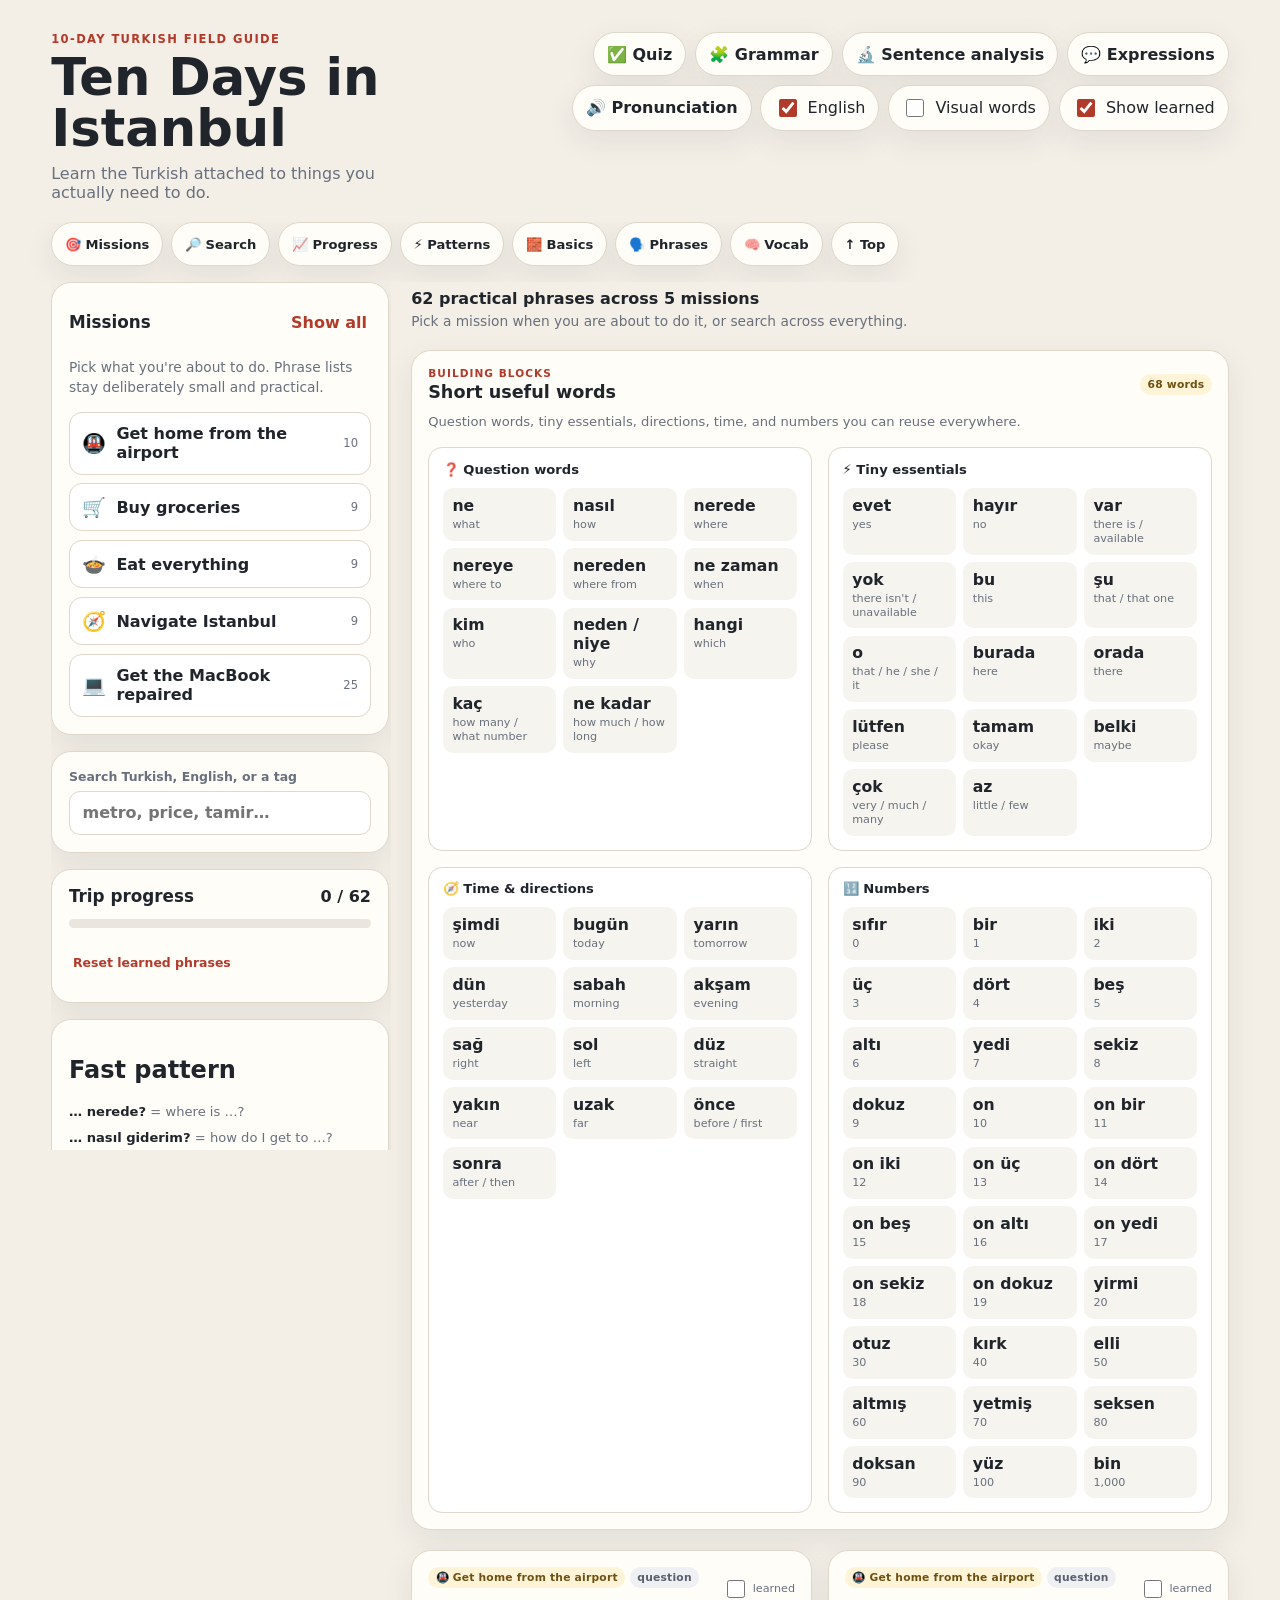
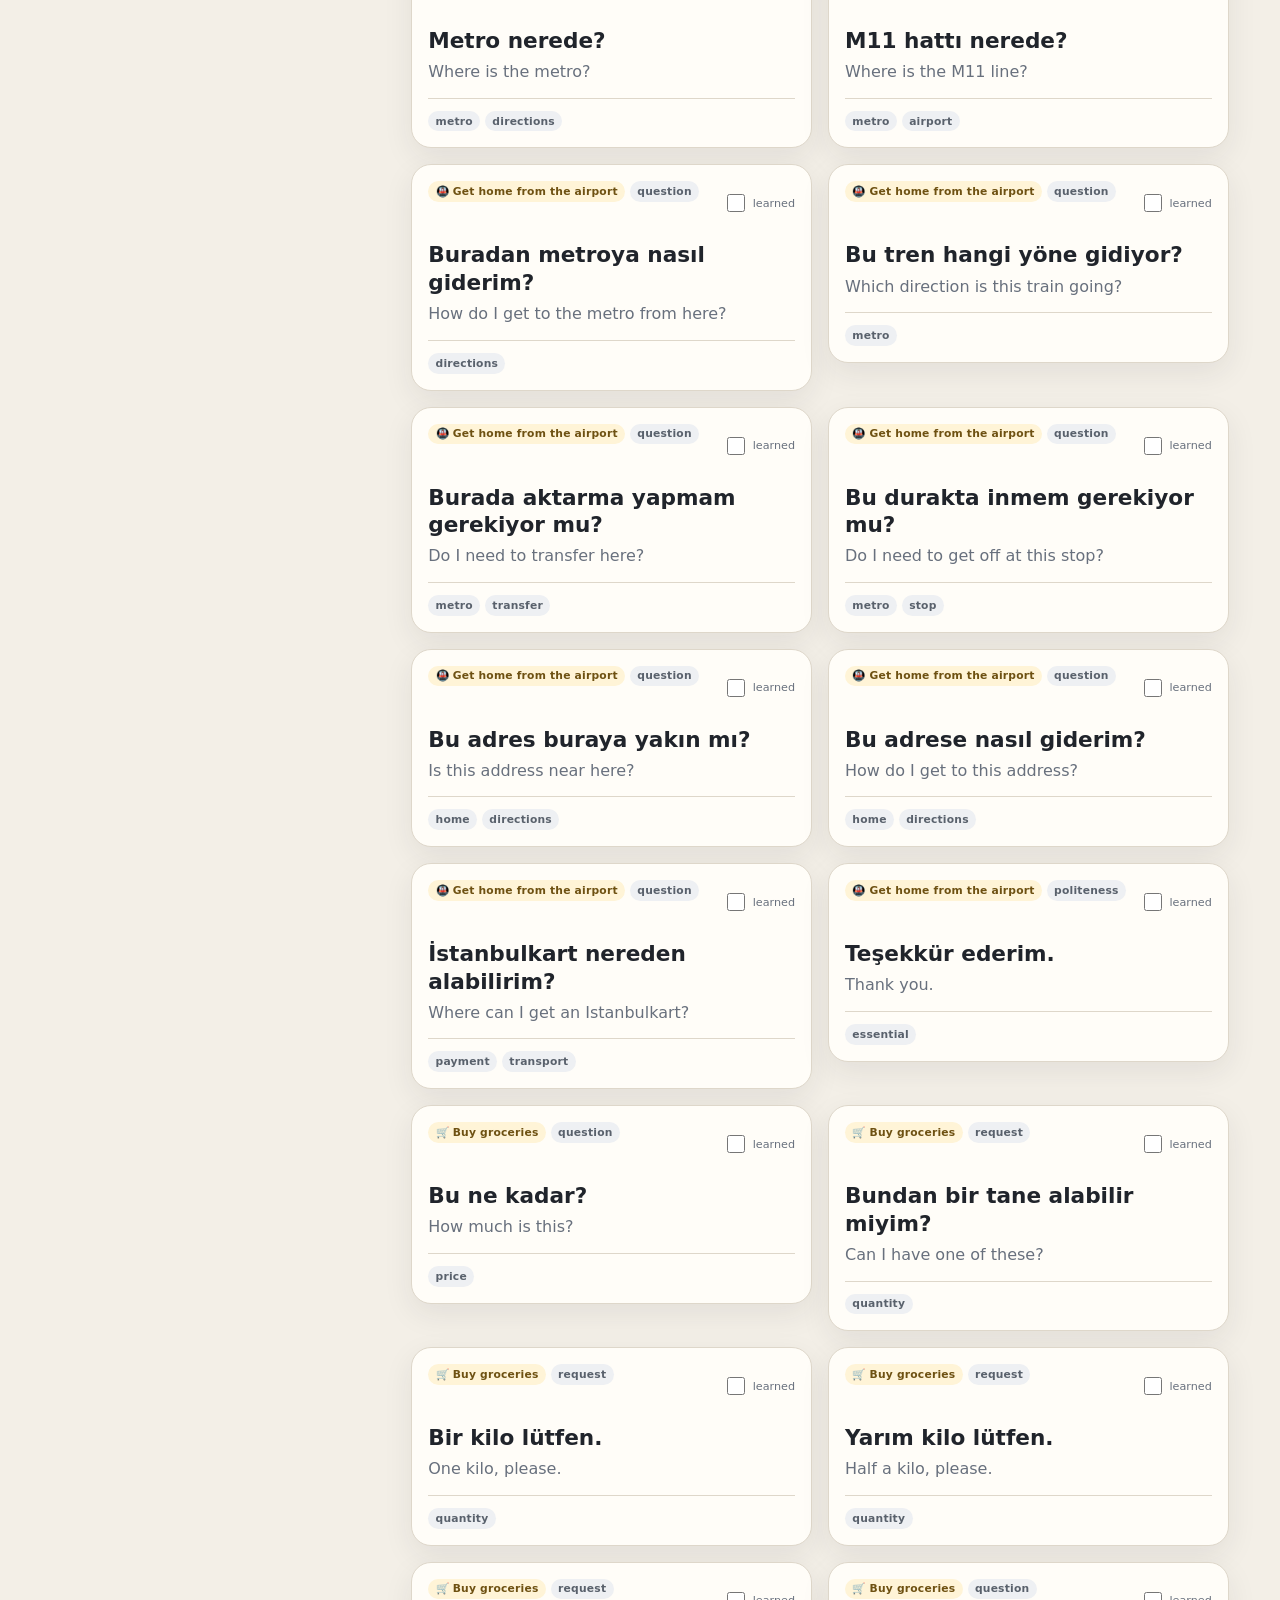
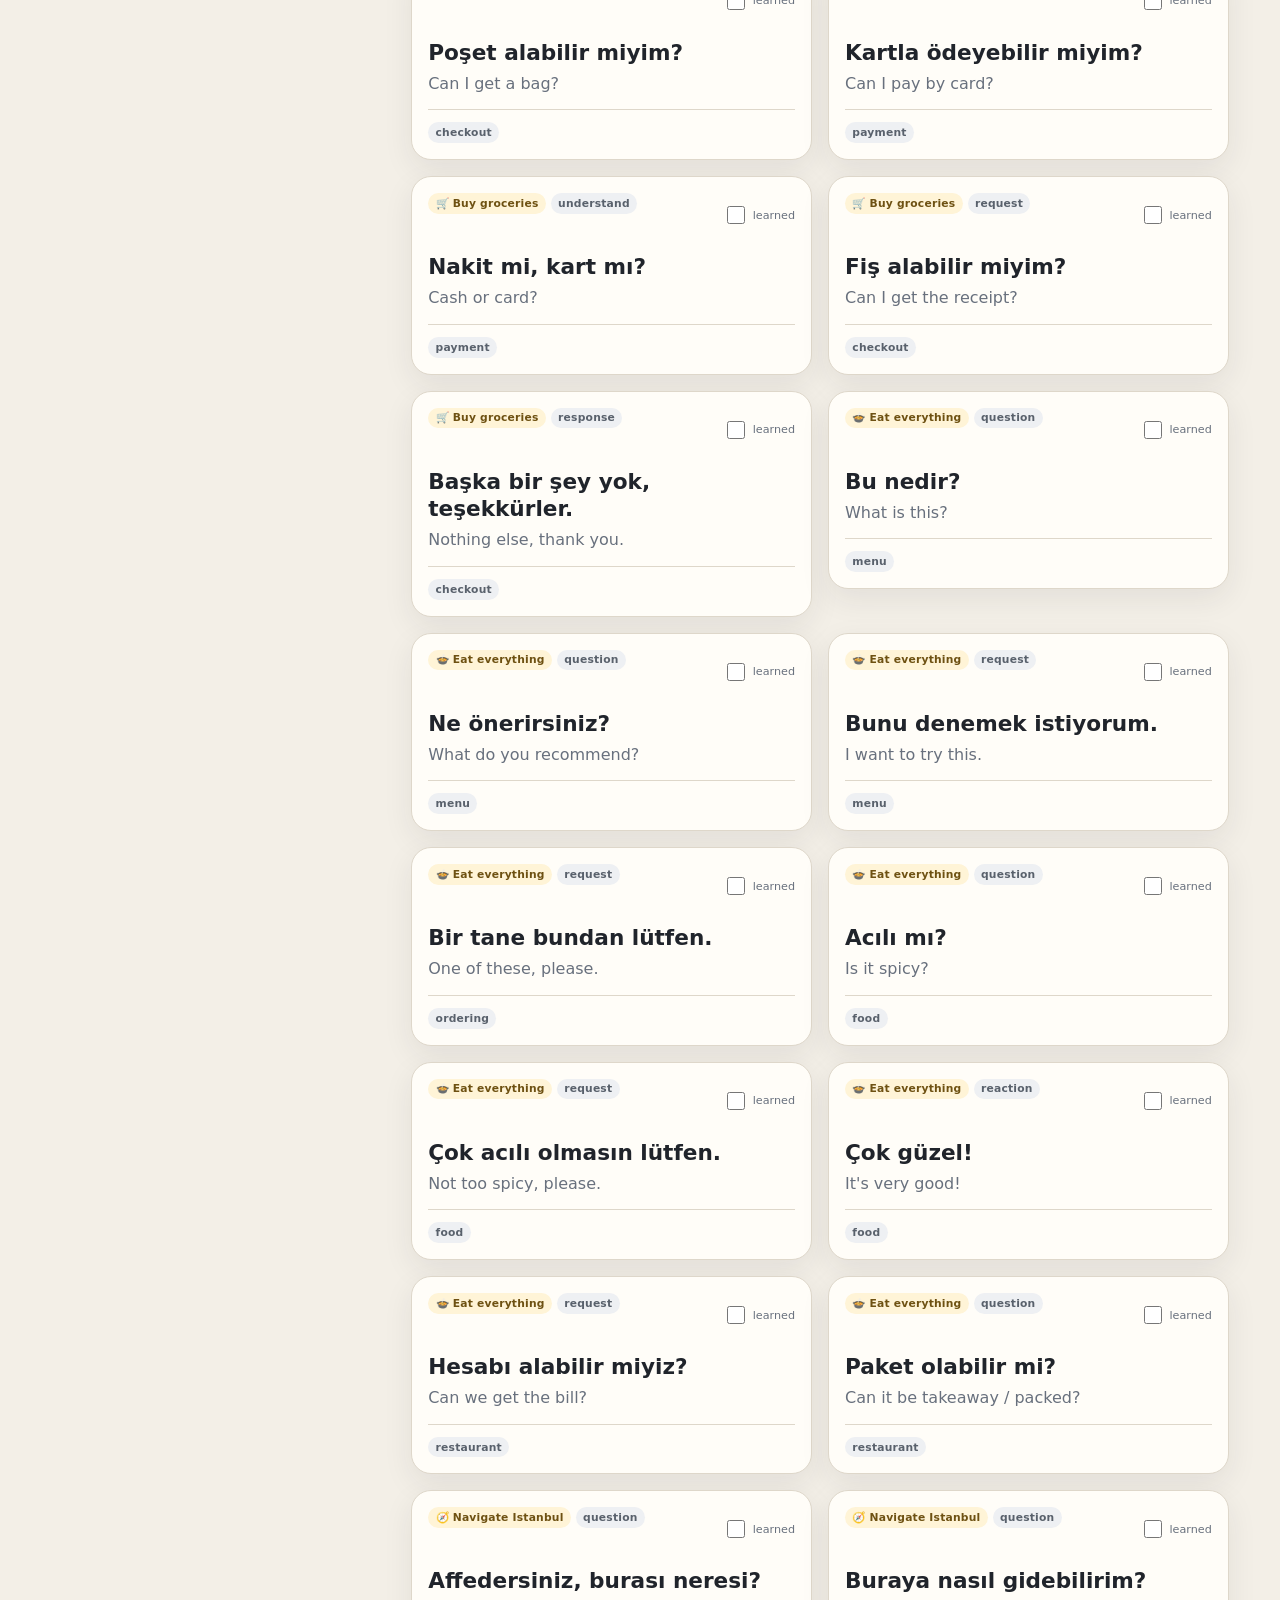
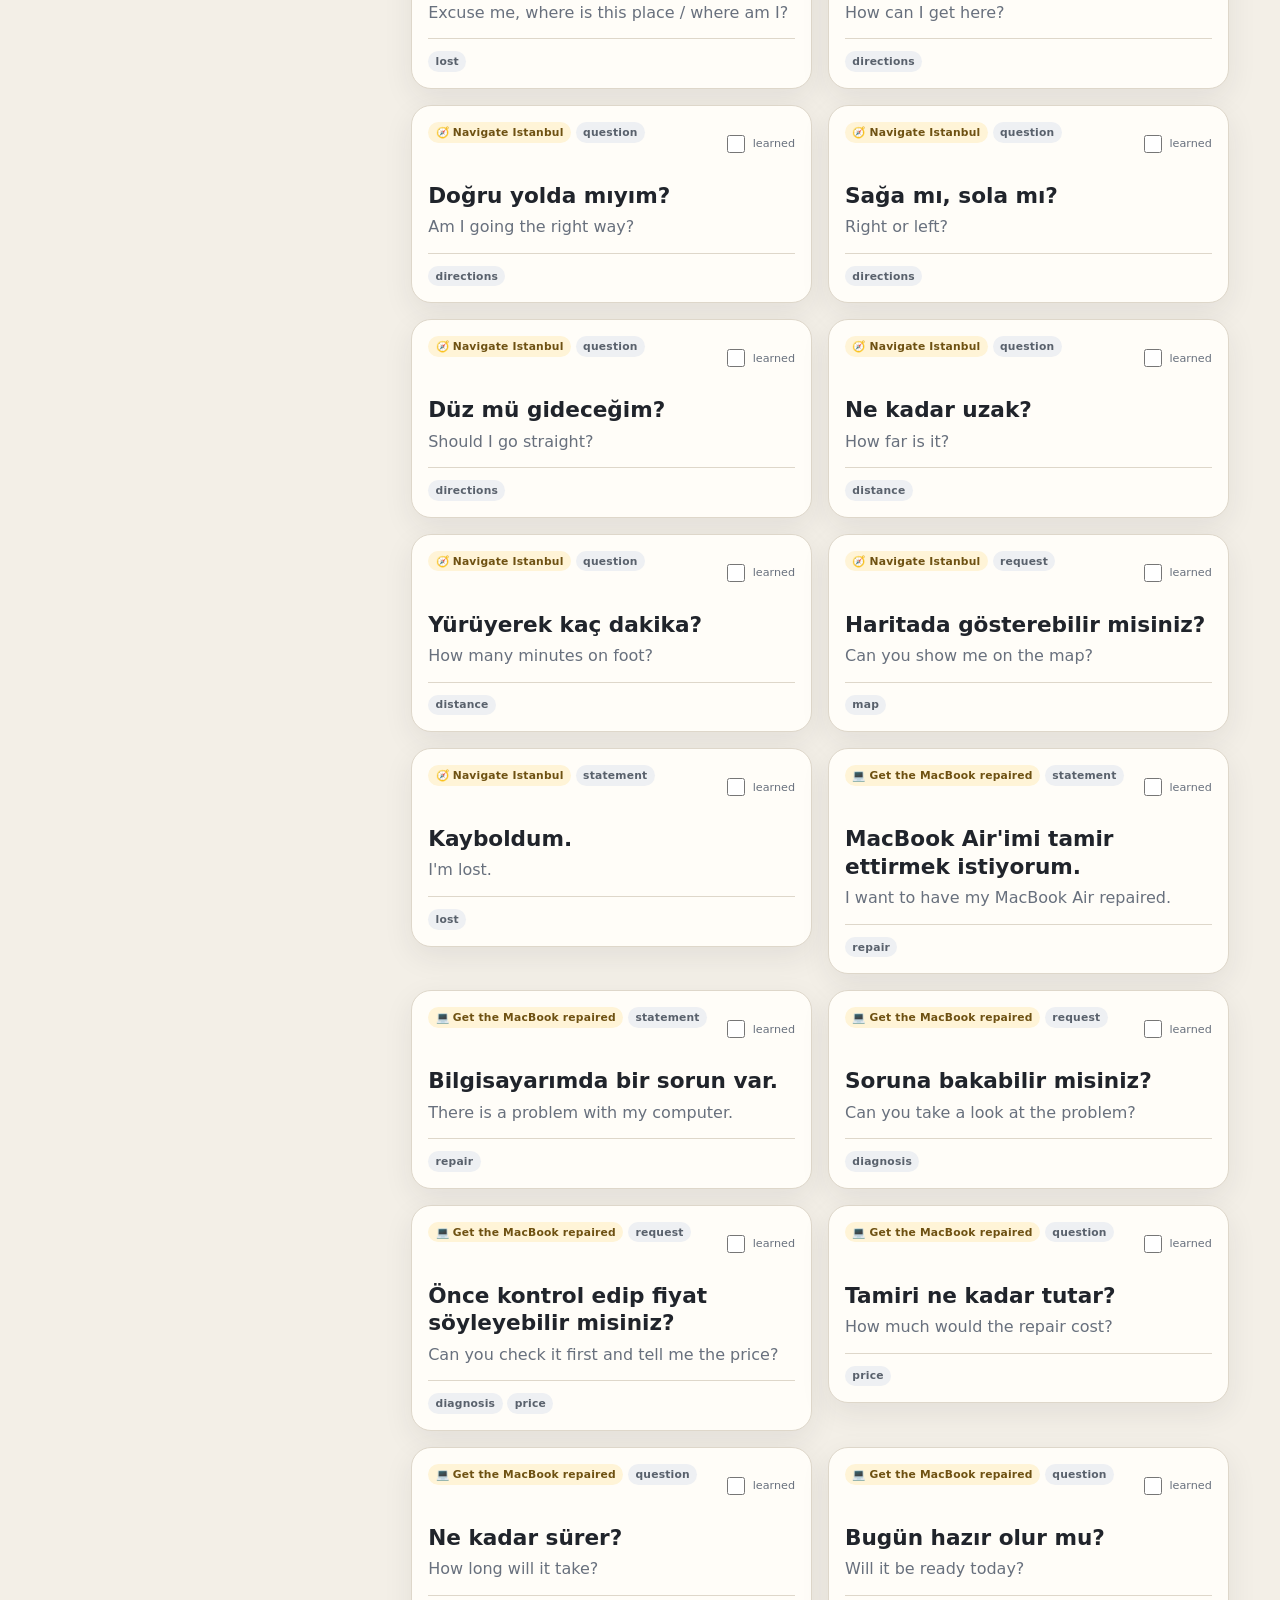
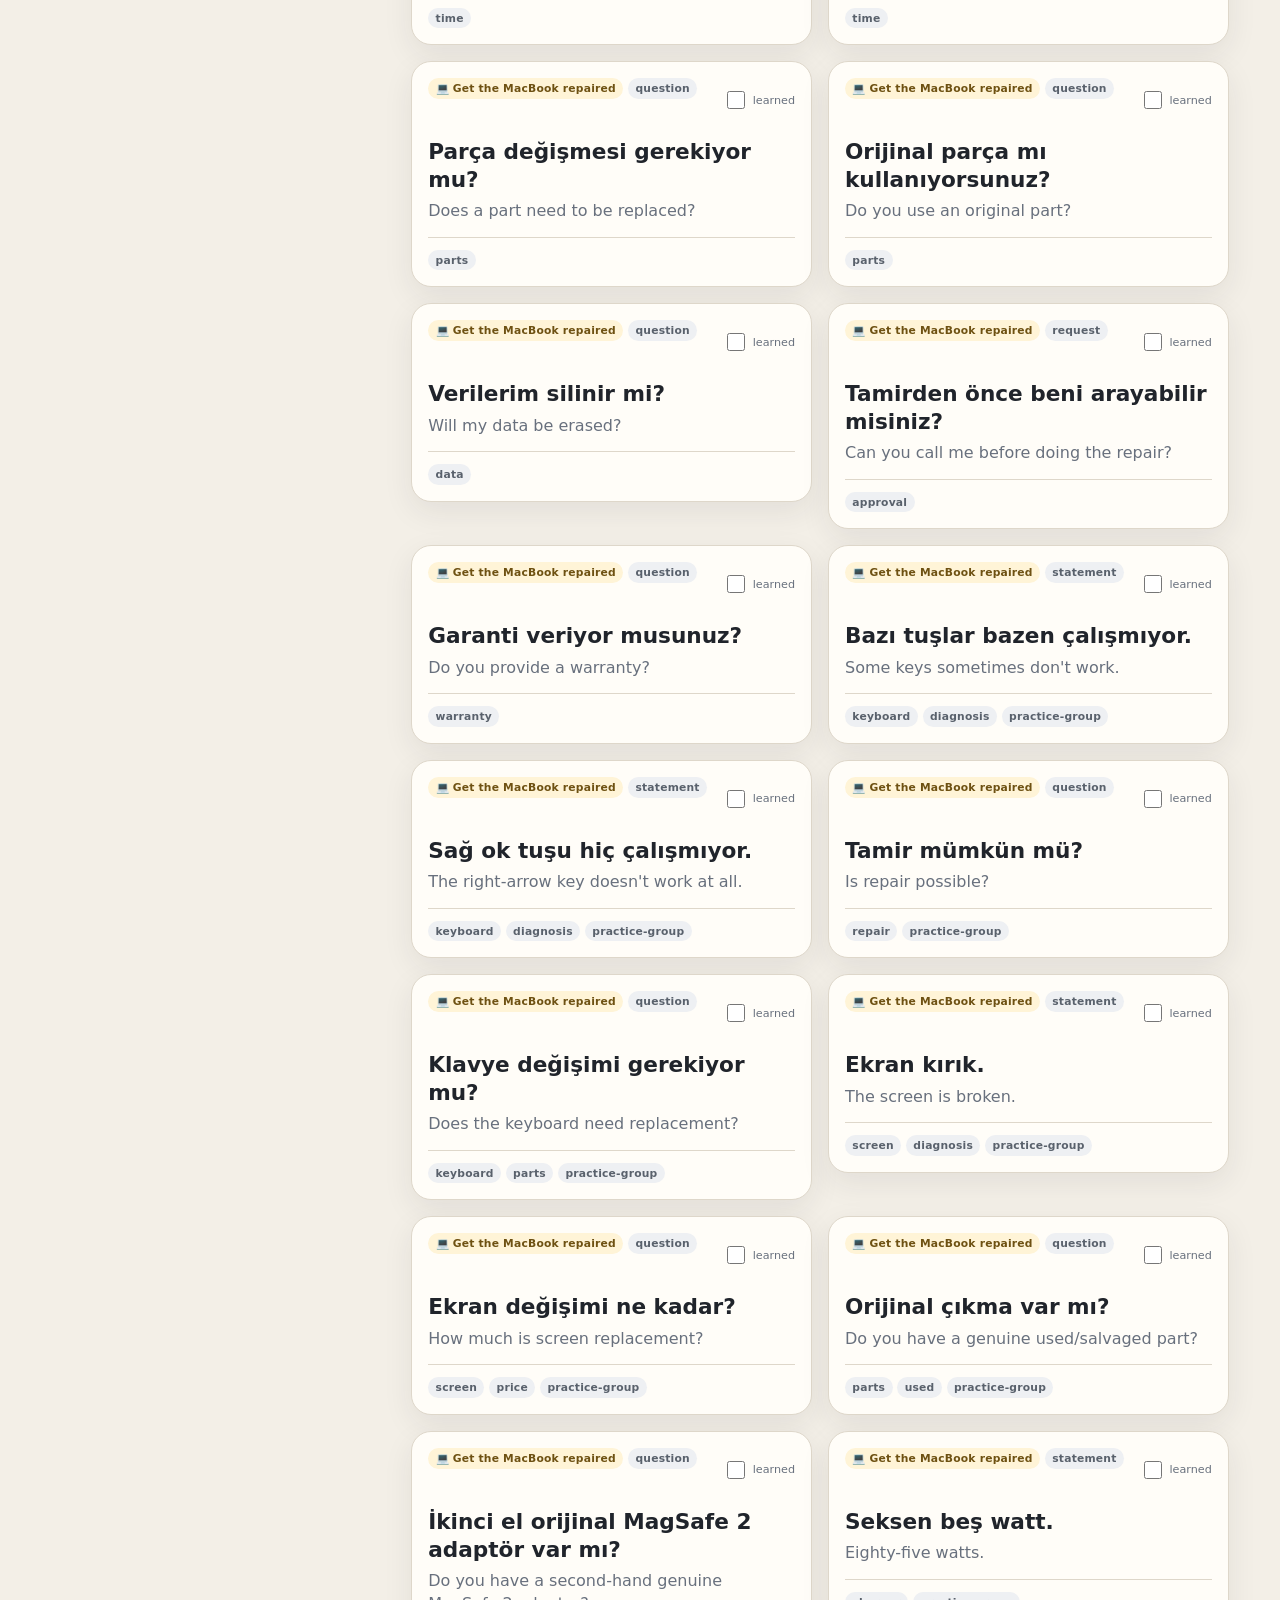
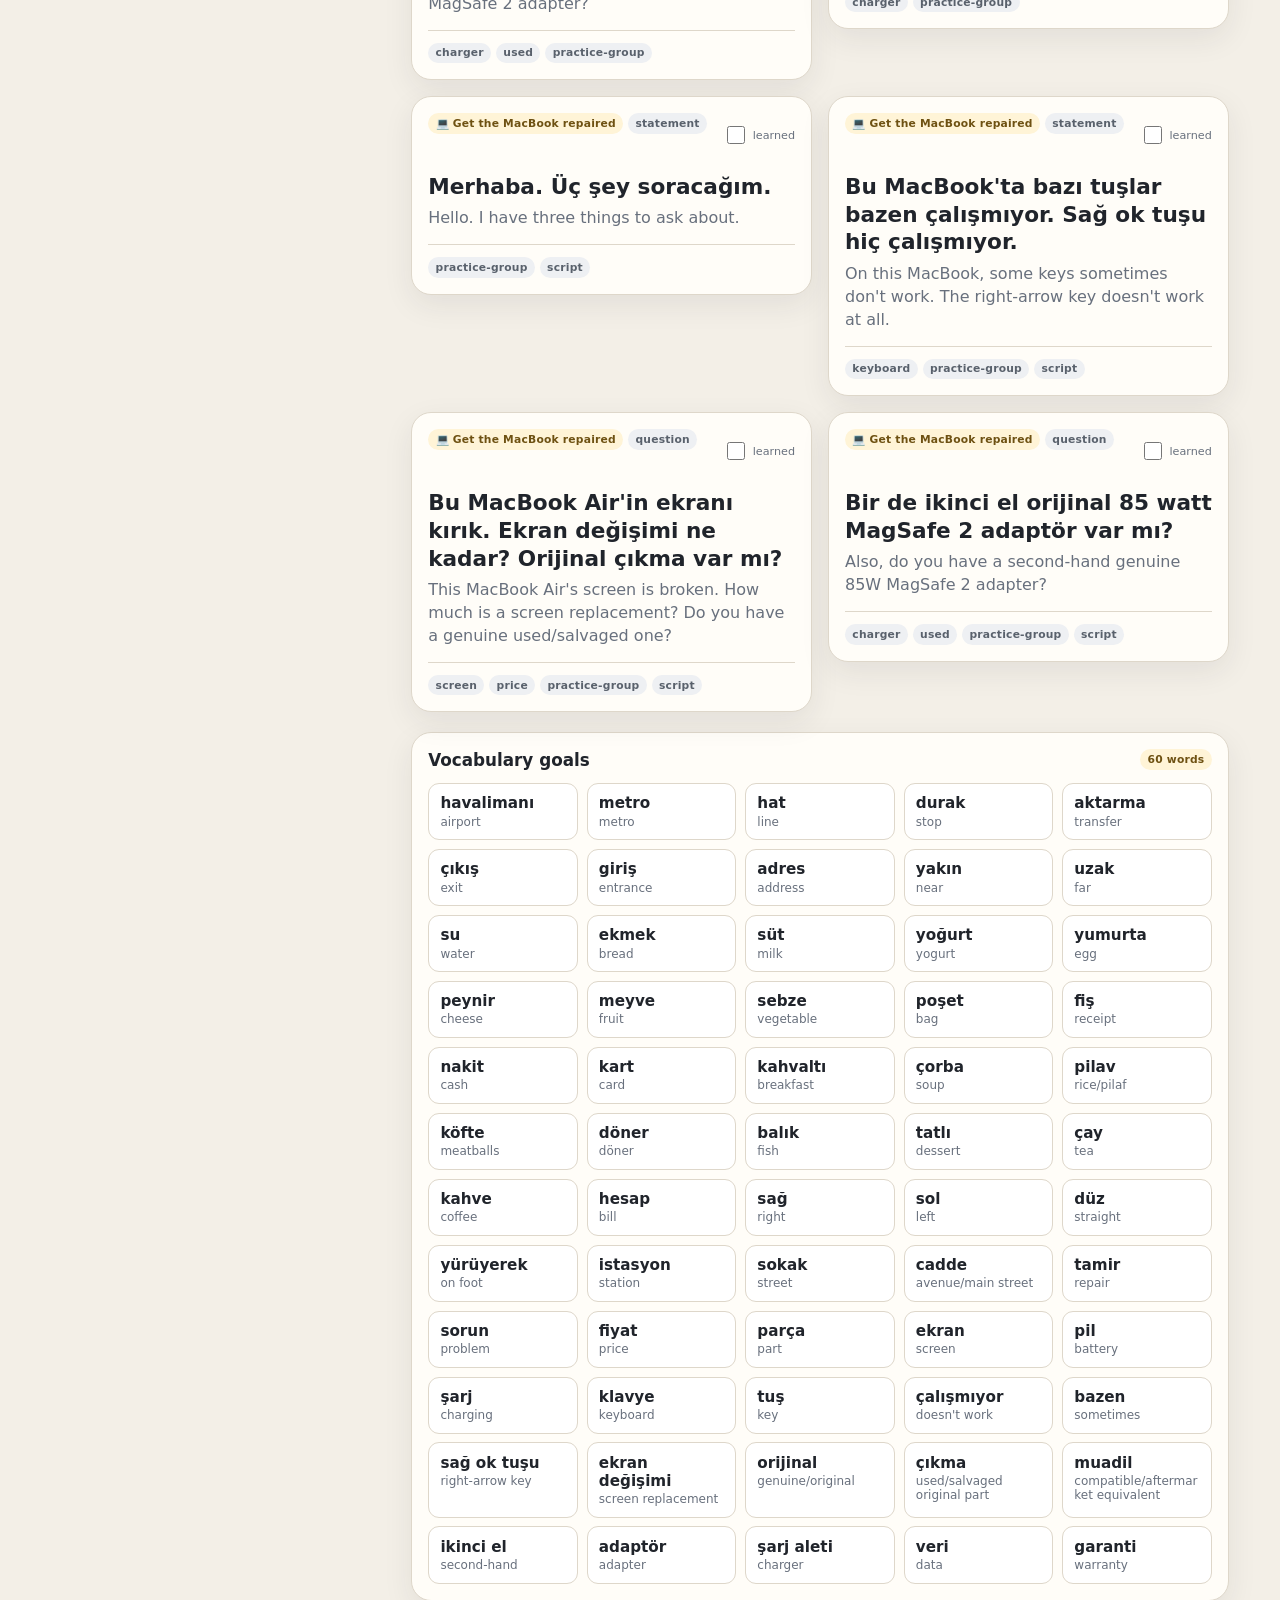
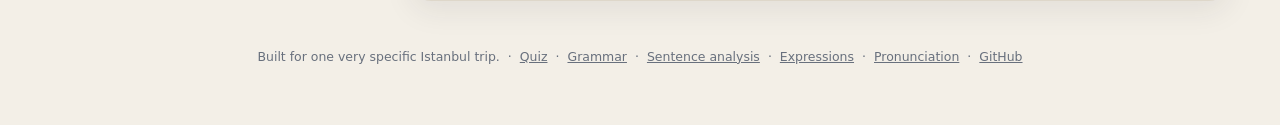
<file: index.html>
<!doctype html>
<html lang="en">
<head>
  <meta charset="utf-8" />
  <meta name="viewport" content="width=device-width, initial-scale=1, viewport-fit=cover" />
  <meta name="theme-color" content="#f3efe7" />
  <title>Ten Days in Istanbul</title>
  <link rel="stylesheet" href="styles.css" />
  <link rel="stylesheet" href="basics.css" />
  <link rel="stylesheet" href="mobile-nav.css" />
</head>
<body>
  <header class="topbar" id="top">
    <div>
      <p class="eyebrow">10-DAY TURKISH FIELD GUIDE</p>
      <h1>Ten Days in Istanbul</h1>
      <p class="subtitle">Learn the Turkish attached to things you actually need to do.</p>
    </div>
    <div class="topbar-actions">
      <a class="toggle" style="color:inherit;text-decoration:none;font-weight:750" href="quiz.html">✅ Quiz</a>
      <a class="toggle" style="color:inherit;text-decoration:none;font-weight:750" href="grammar.html">🧩 Grammar</a>
      <a class="toggle" style="color:inherit;text-decoration:none;font-weight:750" href="analysis.html">🔬 Sentence analysis</a>
      <a class="toggle" style="color:inherit;text-decoration:none;font-weight:750" href="expressions.html">💬 Expressions</a>
      <a class="toggle" style="color:inherit;text-decoration:none;font-weight:750" href="pronunciation.html">🔊 Pronunciation</a>
      <label class="toggle"><input id="translationsToggle" type="checkbox" checked><span>English</span></label>
      <label class="toggle"><input id="visualToggle" type="checkbox"><span>Visual words</span></label>
      <label class="toggle"><input id="learnedToggle" type="checkbox" checked><span>Show learned</span></label>
    </div>
  </header>

  <nav class="jump-nav" aria-label="Jump within phrase guide">
    <a href="#missions">🎯 Missions</a>
    <a href="#searchPanel">🔎 Search</a>
    <a href="#progressPanel">📈 Progress</a>
    <a href="#patternPanel">⚡ Patterns</a>
    <a href="#basicsSection">🧱 Basics</a>
    <a href="#phrases">🗣️ Phrases</a>
    <a href="#vocabSection">🧠 Vocab</a>
    <a href="#top">↑ Top</a>
  </nav>

  <main>
    <aside class="control-stack" id="missions">
      <section class="panel controls">
        <div class="control-head">
          <h2>Missions</h2>
          <button id="showAll" class="text-button" type="button">Show all</button>
        </div>
        <p class="filter-help">Pick what you're about to do. Phrase lists stay deliberately small and practical.</p>
        <div id="missionFilters" class="mission-list"></div>
      </section>

      <section class="panel controls" id="searchPanel">
        <label class="search-field" for="search">
          <span>Search Turkish, English, or a tag</span>
          <input id="search" type="search" placeholder="metro, price, tamir…" autocomplete="off" />
        </label>
      </section>

      <section class="panel controls progress-panel" id="progressPanel">
        <div class="control-head"><h2>Trip progress</h2><strong id="progressText">0 / 0</strong></div>
        <div class="progress-track"><div id="progressBar" class="progress-bar"></div></div>
        <button id="resetProgress" class="text-button danger" type="button">Reset learned phrases</button>
      </section>

      <section class="panel controls tip-panel" id="patternPanel">
        <h2>Fast pattern</h2>
        <p><strong>… nerede?</strong> = where is …?</p>
        <p><strong>… nasıl giderim?</strong> = how do I get to …?</p>
        <p><strong>… alabilir miyim?</strong> = can I get …?</p>
        <p><strong>Ne kadar?</strong> = how much?</p>
      </section>
    </aside>

    <section class="study-area">
      <div class="study-toolbar">
        <div>
          <p id="summary" class="summary"></p>
          <p id="missionGoal" class="goal"></p>
        </div>
      </div>

      <section id="basicsSection" class="panel basics-panel">
        <div class="control-head">
          <div>
            <p class="section-kicker">BUILDING BLOCKS</p>
            <h2>Short useful words</h2>
          </div>
          <span id="basicsCount" class="badge"></span>
        </div>
        <p class="basics-help">Question words, tiny essentials, directions, time, and numbers you can reuse everywhere.</p>
        <div id="basicsGroups" class="basics-groups"></div>
      </section>

      <div id="phrases" aria-hidden="true"></div>
      <div id="emptyState" class="empty" hidden>No phrases match this view.</div>
      <div id="phraseGrid" class="phrase-grid"></div>

      <section id="vocabSection" class="panel vocab-panel">
        <div class="control-head"><h2>Vocabulary goals</h2><span id="vocabCount" class="badge"></span></div>
        <div id="vocabGrid" class="vocab-grid"></div>
      </section>
    </section>
  </main>

  <footer class="site-footer">
    <span>Built for one very specific Istanbul trip.</span>
    <span aria-hidden="true">·</span>
    <a href="quiz.html">Quiz</a>
    <span aria-hidden="true">·</span>
    <a href="grammar.html">Grammar</a>
    <span aria-hidden="true">·</span>
    <a href="analysis.html">Sentence analysis</a>
    <span aria-hidden="true">·</span>
    <a href="expressions.html">Expressions</a>
    <span aria-hidden="true">·</span>
    <a href="pronunciation.html">Pronunciation</a>
    <span aria-hidden="true">·</span>
    <a href="https://github.com/aeirya/ten-days-in-istanbul">GitHub</a>
  </footer>

  <nav class="mobile-tabbar" aria-label="Site navigation">
    <a href="index.html" aria-current="page"><span class="tab-icon">🗣️</span><span>Phrases</span></a>
    <a href="expressions.html"><span class="tab-icon">💬</span><span>Expressions</span></a>
    <a href="quiz.html"><span class="tab-icon">✅</span><span>Quiz</span></a>
    <a href="grammar.html"><span class="tab-icon">🧩</span><span>Grammar</span></a>
    <a href="pronunciation.html"><span class="tab-icon">🔊</span><span>Sounds</span></a>
  </nav>

  <template id="phraseTemplate">
    <article class="phrase-card">
      <div class="phrase-head">
        <div class="badges"></div>
        <label class="learned-control"><input type="checkbox"><span>learned</span></label>
      </div>
      <p class="turkish"></p>
      <p class="english"></p>
      <div class="phrase-footer"></div>
    </article>
  </template>

  <script src="app.js" defer></script>
</body>
</html>
</file>
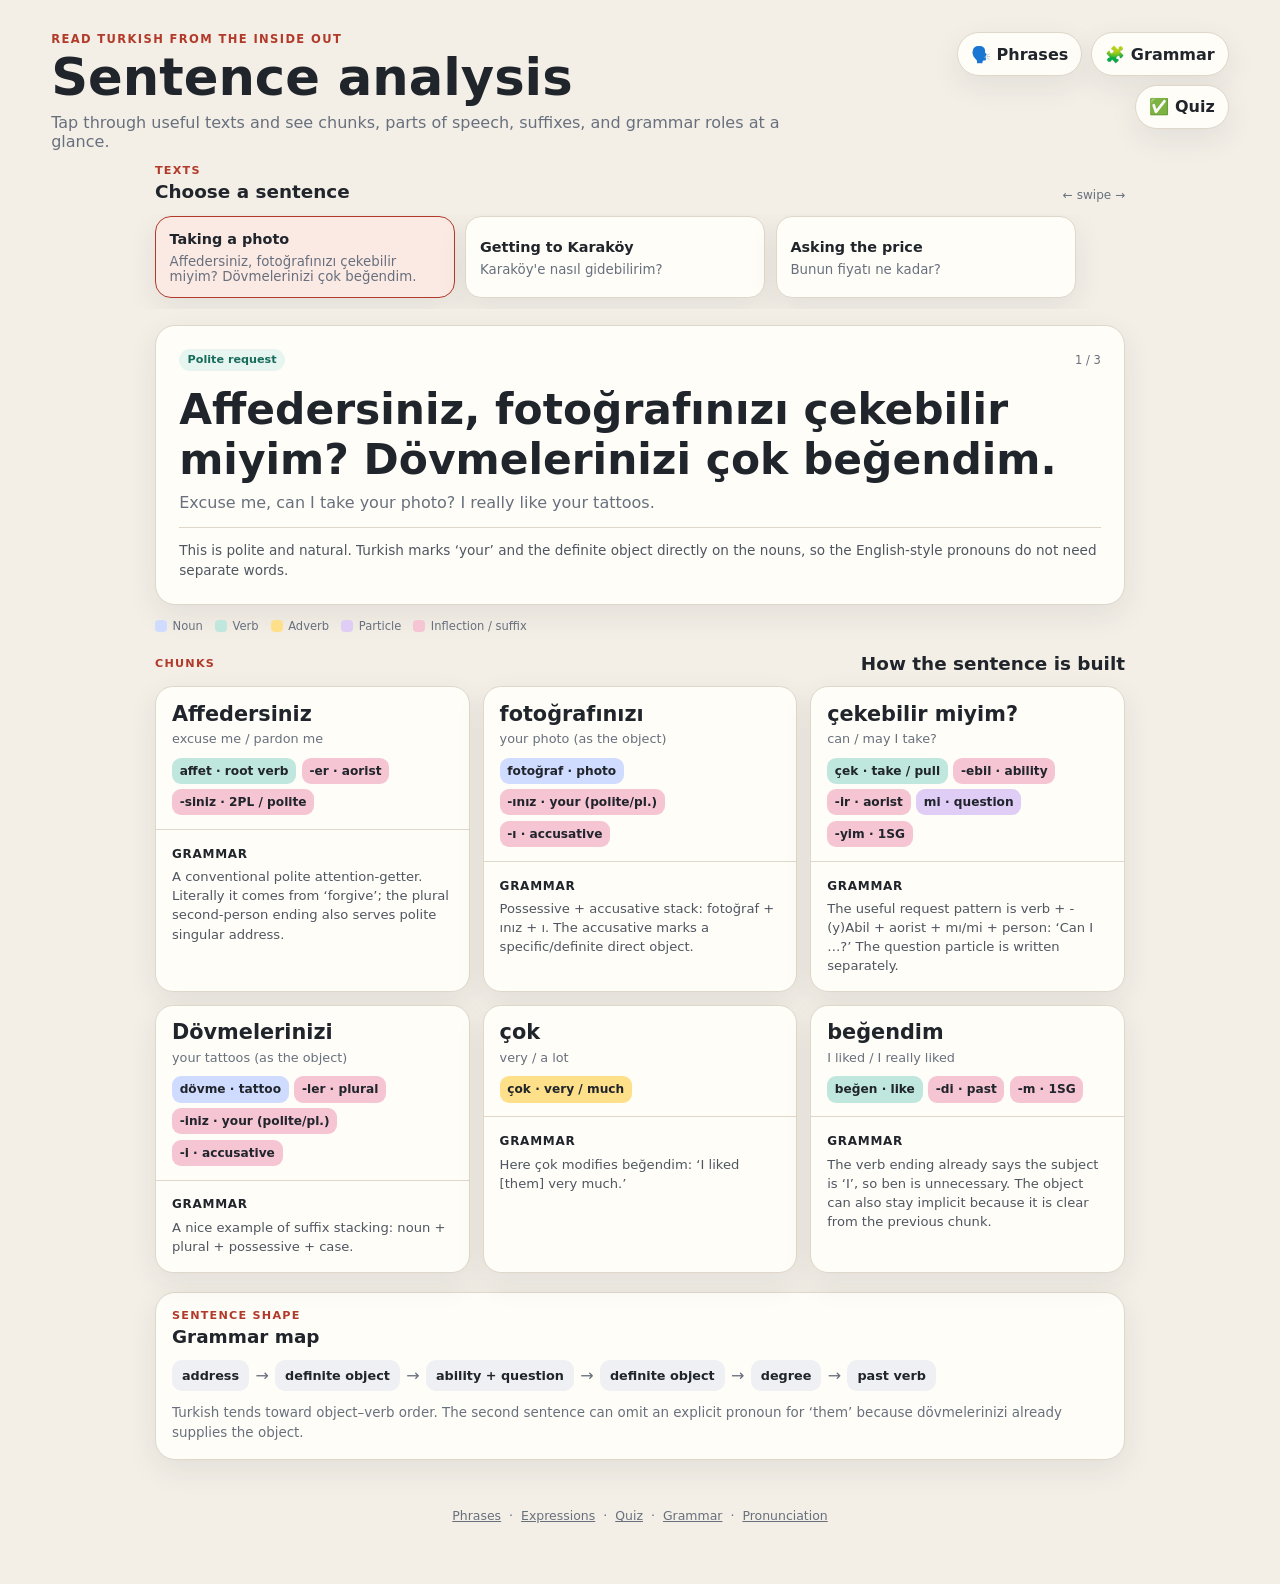
<file: analysis.html>
<!doctype html>
<html lang="en">
<head>
  <meta charset="utf-8" />
  <meta name="viewport" content="width=device-width, initial-scale=1, viewport-fit=cover" />
  <meta name="theme-color" content="#f3efe7" />
  <title>Sentence Analysis · Ten Days in Istanbul</title>
  <link rel="stylesheet" href="styles.css" />
  <link rel="stylesheet" href="analysis.css" />
</head>
<body>
  <header class="topbar analysis-topbar" id="top">
    <div>
      <p class="eyebrow">READ TURKISH FROM THE INSIDE OUT</p>
      <h1>Sentence analysis</h1>
      <p class="subtitle">Tap through useful texts and see chunks, parts of speech, suffixes, and grammar roles at a glance.</p>
    </div>
    <div class="topbar-actions">
      <a class="toggle nav-pill" href="index.html">🗣️ Phrases</a>
      <a class="toggle nav-pill" href="grammar.html">🧩 Grammar</a>
      <a class="toggle nav-pill" href="quiz.html">✅ Quiz</a>
    </div>
  </header>

  <main class="analysis-main">
    <section class="text-picker-wrap" aria-labelledby="pickerTitle">
      <div class="picker-head">
        <div>
          <p class="section-kicker">TEXTS</p>
          <h2 id="pickerTitle">Choose a sentence</h2>
        </div>
        <span class="swipe-hint">← swipe →</span>
      </div>
      <div id="textPicker" class="text-picker" role="tablist" aria-label="Sentence examples"></div>
    </section>

    <section class="panel sentence-panel">
      <div class="sentence-meta">
        <span id="contextBadge" class="context-badge"></span>
        <span id="sentenceCount" class="sentence-count"></span>
      </div>
      <p id="turkishSentence" class="sentence-turkish"></p>
      <p id="englishSentence" class="sentence-english"></p>
      <p id="naturalNote" class="natural-note"></p>
    </section>

    <section class="legend" aria-label="Color legend">
      <span><i class="swatch pos-noun"></i>Noun</span>
      <span><i class="swatch pos-verb"></i>Verb</span>
      <span><i class="swatch pos-adverb"></i>Adverb</span>
      <span><i class="swatch pos-particle"></i>Particle</span>
      <span><i class="swatch grammar-suffix"></i>Inflection / suffix</span>
    </section>

    <section>
      <div class="section-heading">
        <p class="section-kicker">CHUNKS</p>
        <h2>How the sentence is built</h2>
      </div>
      <div id="chunkGrid" class="chunk-grid"></div>
    </section>

    <section class="panel structure-panel">
      <div class="section-heading compact">
        <p class="section-kicker">SENTENCE SHAPE</p>
        <h2>Grammar map</h2>
      </div>
      <div id="structureLine" class="structure-line"></div>
      <p id="structureNote" class="structure-note"></p>
    </section>
  </main>

  <footer class="site-footer analysis-footer">
    <a href="index.html">Phrases</a><span>·</span>
    <a href="expressions.html">Expressions</a><span>·</span>
    <a href="quiz.html">Quiz</a><span>·</span>
    <a href="grammar.html">Grammar</a><span>·</span>
    <a href="pronunciation.html">Pronunciation</a>
  </footer>

  <script src="analysis.js" defer></script>
</body>
</html>
</file>
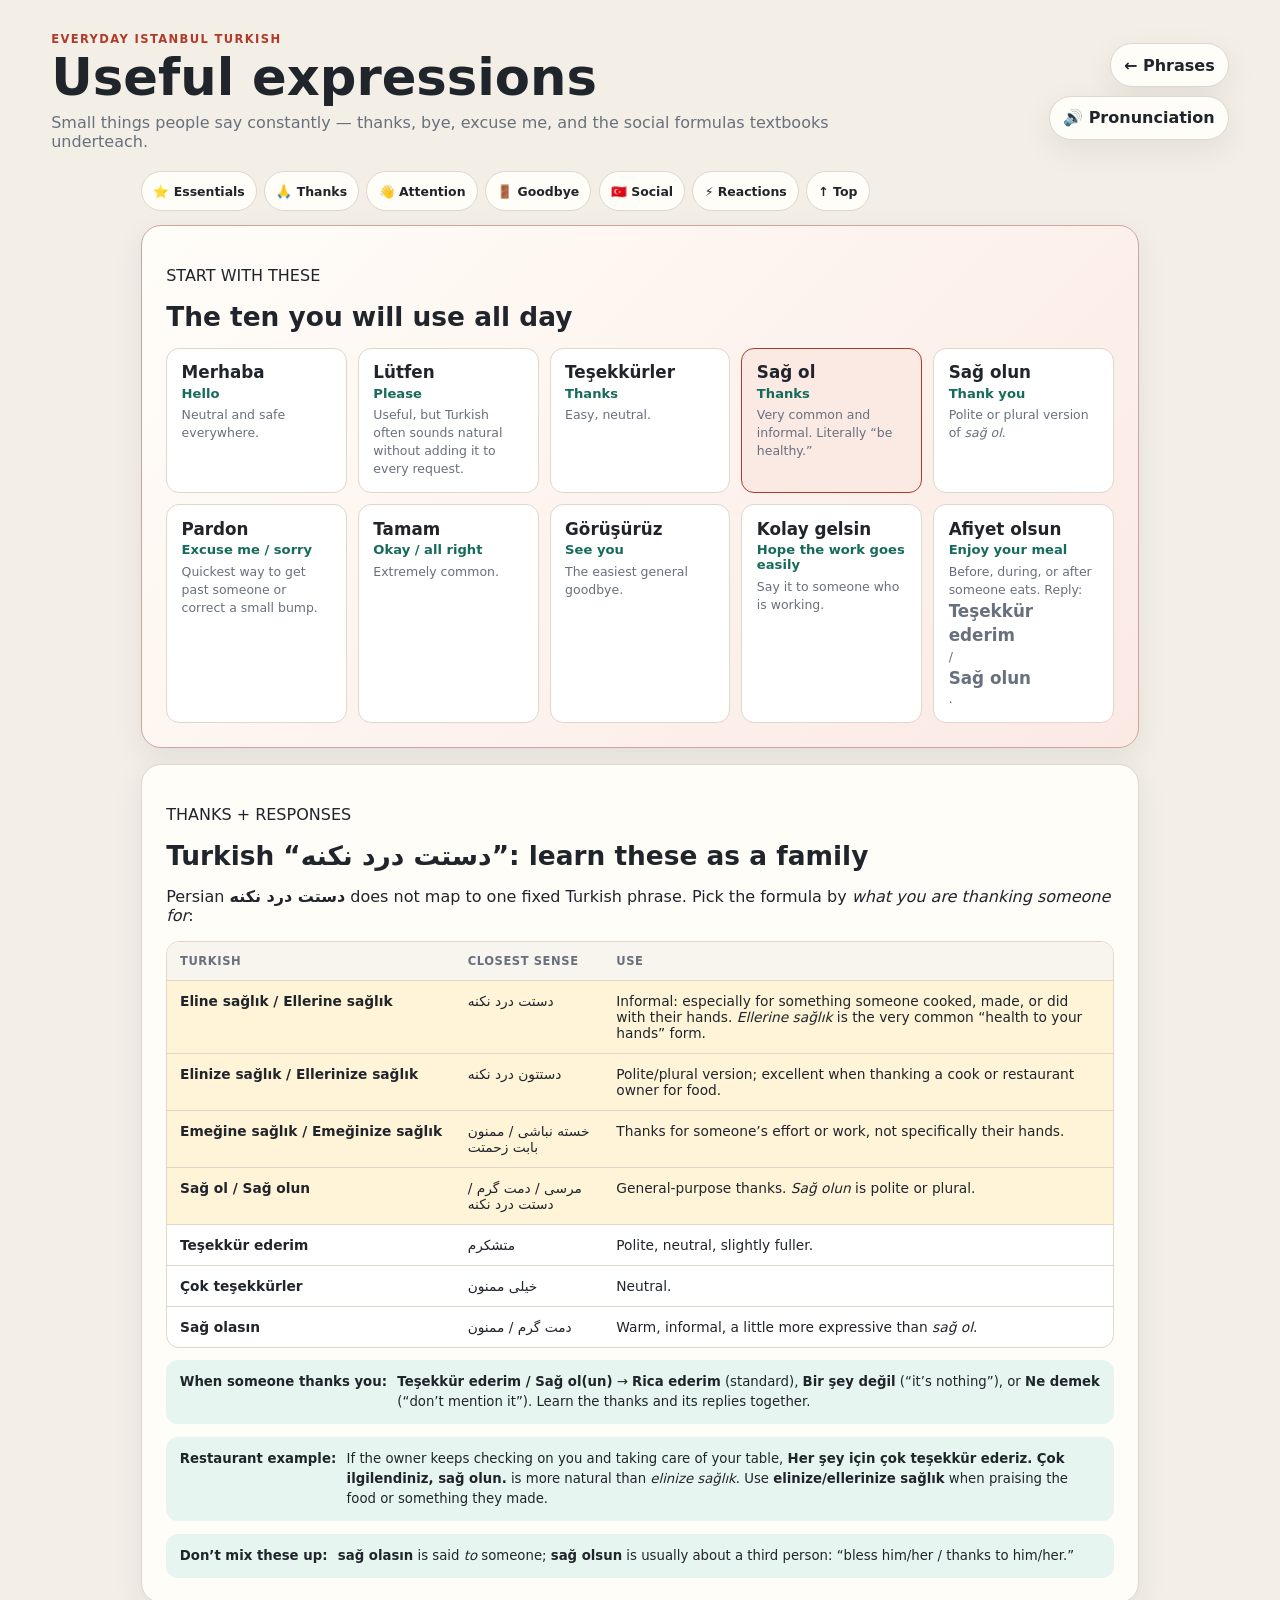
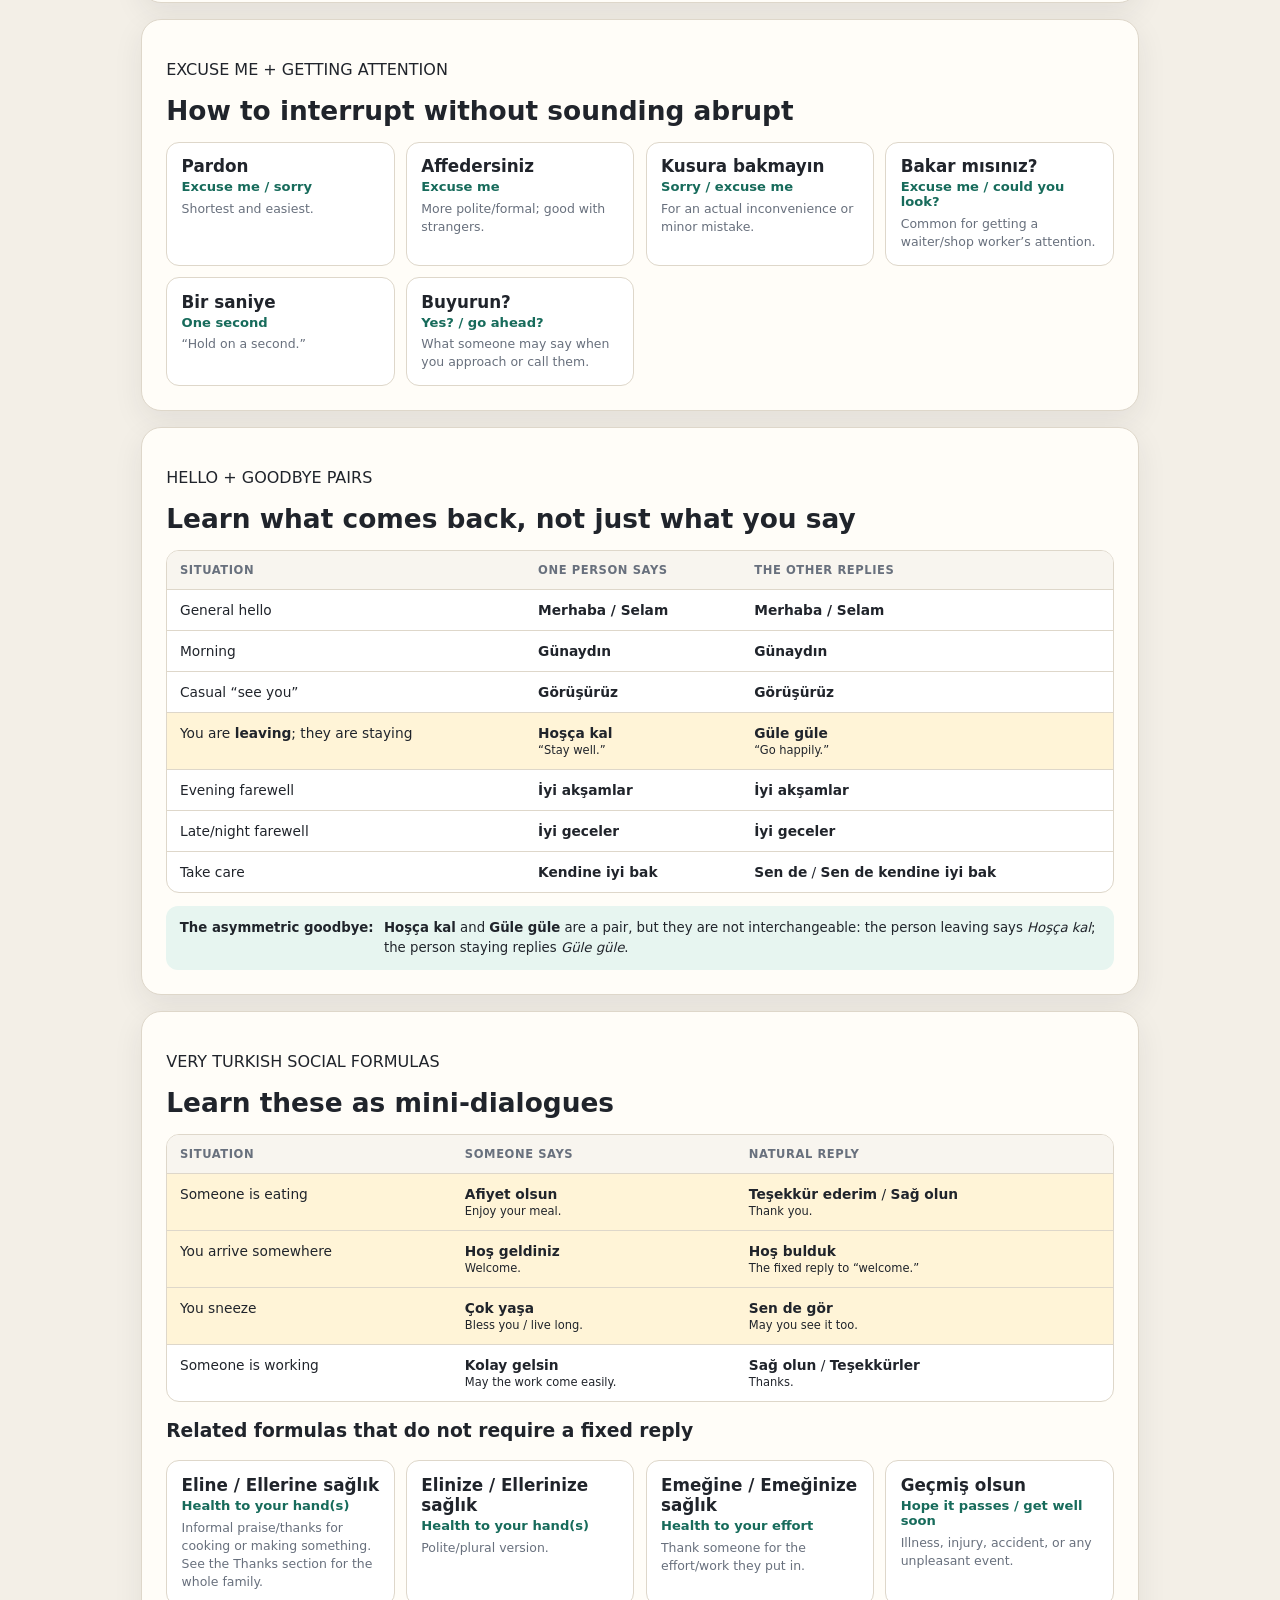
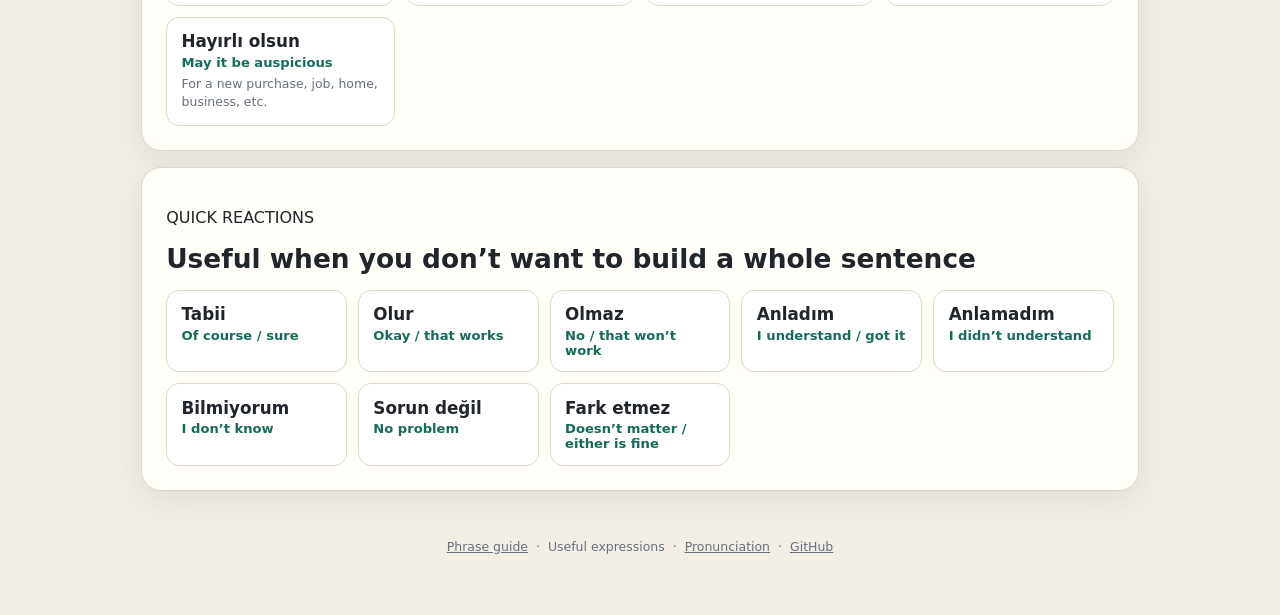
<file: expressions.html>
<!doctype html>
<html lang="en">
<head>
  <meta charset="utf-8" />
  <meta name="viewport" content="width=device-width, initial-scale=1, viewport-fit=cover" />
  <meta name="theme-color" content="#f3efe7" />
  <title>Useful Expressions · Ten Days in Istanbul</title>
  <link rel="stylesheet" href="styles.css" />
  <link rel="stylesheet" href="expressions.css" />
</head>
<body>
  <header class="topbar expressions-topbar" id="top">
    <div>
      <p class="eyebrow">EVERYDAY ISTANBUL TURKISH</p>
      <h1>Useful expressions</h1>
      <p class="subtitle">Small things people say constantly — thanks, bye, excuse me, and the social formulas textbooks underteach.</p>
    </div>
    <div class="topbar-actions">
      <a class="toggle guide-link" href="index.html">← Phrases</a>
      <a class="toggle guide-link" href="pronunciation.html">🔊 Pronunciation</a>
    </div>
  </header>

  <nav class="expression-site-nav" aria-label="Study pages">
    <a href="index.html"><span>🗣️</span><small>Phrases</small></a>
    <a href="expressions.html" aria-current="page"><span>💬</span><small>Expressions</small></a>
    <a href="quiz.html"><span>✅</span><small>Quiz</small></a>
    <a href="grammar.html"><span>🧩</span><small>Grammar</small></a>
    <a href="pronunciation.html"><span>🔊</span><small>Sounds</small></a>
  </nav>

  <nav class="expression-jump-nav" aria-label="Jump within useful expressions">
    <a href="#essentials">⭐ Essentials</a>
    <a href="#thanks">🙏 Thanks</a>
    <a href="#attention">👋 Attention</a>
    <a href="#goodbye">🚪 Goodbye</a>
    <a href="#social">🇹🇷 Social</a>
    <a href="#reactions">⚡ Reactions</a>
    <a href="#top">↑ Top</a>
  </nav>

  <main class="expressions-main">
    <section class="expressions-column">
      <section class="panel expression-section callout-section" id="essentials">
        <p class="section-kicker">START WITH THESE</p>
        <h2>The ten you will use all day</h2>
        <div class="expression-grid compact-grid">
          <article class="expression-card"><strong>Merhaba</strong><span>Hello</span><small>Neutral and safe everywhere.</small></article>
          <article class="expression-card"><strong>Lütfen</strong><span>Please</span><small>Useful, but Turkish often sounds natural without adding it to every request.</small></article>
          <article class="expression-card"><strong>Teşekkürler</strong><span>Thanks</span><small>Easy, neutral.</small></article>
          <article class="expression-card featured"><strong>Sağ ol</strong><span>Thanks</span><small>Very common and informal. Literally “be healthy.”</small></article>
          <article class="expression-card"><strong>Sağ olun</strong><span>Thank you</span><small>Polite or plural version of <em>sağ ol</em>.</small></article>
          <article class="expression-card"><strong>Pardon</strong><span>Excuse me / sorry</span><small>Quickest way to get past someone or correct a small bump.</small></article>
          <article class="expression-card"><strong>Tamam</strong><span>Okay / all right</span><small>Extremely common.</small></article>
          <article class="expression-card"><strong>Görüşürüz</strong><span>See you</span><small>The easiest general goodbye.</small></article>
          <article class="expression-card"><strong>Kolay gelsin</strong><span>Hope the work goes easily</span><small>Say it to someone who is working.</small></article>
          <article class="expression-card"><strong>Afiyet olsun</strong><span>Enjoy your meal</span><small>Before, during, or after someone eats. Reply: <strong>Teşekkür ederim</strong> / <strong>Sağ olun</strong>.</small></article>
        </div>
      </section>

      <section class="panel expression-section" id="thanks">
        <p class="section-kicker">THANKS + RESPONSES</p>
        <h2>Turkish “دستت درد نکنه”: learn these as a family</h2>
        <p>Persian <strong>دستت درد نکنه</strong> does not map to one fixed Turkish phrase. Pick the formula by <em>what you are thanking someone for</em>:</p>
        <div class="expression-table-wrap">
          <table class="expression-table">
            <thead><tr><th>Turkish</th><th>Closest sense</th><th>Use</th></tr></thead>
            <tbody>
              <tr class="highlight-row"><td><strong>Eline sağlık / Ellerine sağlık</strong></td><td>دستت درد نکنه</td><td>Informal: especially for something someone cooked, made, or did with their hands. <em>Ellerine sağlık</em> is the very common “health to your hands” form.</td></tr>
              <tr class="highlight-row"><td><strong>Elinize sağlık / Ellerinize sağlık</strong></td><td>دستتون درد نکنه</td><td>Polite/plural version; excellent when thanking a cook or restaurant owner for food.</td></tr>
              <tr class="highlight-row"><td><strong>Emeğine sağlık / Emeğinize sağlık</strong></td><td>خسته نباشی / ممنون بابت زحمتت</td><td>Thanks for someone’s effort or work, not specifically their hands.</td></tr>
              <tr class="highlight-row"><td><strong>Sağ ol / Sağ olun</strong></td><td>مرسی / دمت گرم / دستت درد نکنه</td><td>General-purpose thanks. <em>Sağ olun</em> is polite or plural.</td></tr>
              <tr><td><strong>Teşekkür ederim</strong></td><td>متشکرم</td><td>Polite, neutral, slightly fuller.</td></tr>
              <tr><td><strong>Çok teşekkürler</strong></td><td>خیلی ممنون</td><td>Neutral.</td></tr>
              <tr><td><strong>Sağ olasın</strong></td><td>دمت گرم / ممنون</td><td>Warm, informal, a little more expressive than <em>sağ ol</em>.</td></tr>
            </tbody>
          </table>
        </div>
        <div class="contrast-box"><strong>When someone thanks you:</strong> <span><strong>Teşekkür ederim / Sağ ol(un)</strong> → <strong>Rica ederim</strong> (standard), <strong>Bir şey değil</strong> (“it’s nothing”), or <strong>Ne demek</strong> (“don’t mention it”). Learn the thanks and its replies together.</span></div>
        <div class="contrast-box"><strong>Restaurant example:</strong> <span>If the owner keeps checking on you and taking care of your table, <strong>Her şey için çok teşekkür ederiz. Çok ilgilendiniz, sağ olun.</strong> is more natural than <em>elinize sağlık</em>. Use <strong>elinize/ellerinize sağlık</strong> when praising the food or something they made.</span></div>
        <div class="contrast-box"><strong>Don’t mix these up:</strong> <span><strong>sağ olasın</strong> is said <em>to</em> someone; <strong>sağ olsun</strong> is usually about a third person: “bless him/her / thanks to him/her.”</span></div>
      </section>

      <section class="panel expression-section" id="attention">
        <p class="section-kicker">EXCUSE ME + GETTING ATTENTION</p>
        <h2>How to interrupt without sounding abrupt</h2>
        <div class="expression-grid">
          <article class="expression-card"><strong>Pardon</strong><span>Excuse me / sorry</span><small>Shortest and easiest.</small></article>
          <article class="expression-card"><strong>Affedersiniz</strong><span>Excuse me</span><small>More polite/formal; good with strangers.</small></article>
          <article class="expression-card"><strong>Kusura bakmayın</strong><span>Sorry / excuse me</span><small>For an actual inconvenience or minor mistake.</small></article>
          <article class="expression-card"><strong>Bakar mısınız?</strong><span>Excuse me / could you look?</span><small>Common for getting a waiter/shop worker’s attention.</small></article>
          <article class="expression-card"><strong>Bir saniye</strong><span>One second</span><small>“Hold on a second.”</small></article>
          <article class="expression-card"><strong>Buyurun?</strong><span>Yes? / go ahead?</span><small>What someone may say when you approach or call them.</small></article>
        </div>
      </section>

      <section class="panel expression-section" id="goodbye">
        <p class="section-kicker">HELLO + GOODBYE PAIRS</p>
        <h2>Learn what comes back, not just what you say</h2>
        <div class="expression-table-wrap">
          <table class="expression-table">
            <thead><tr><th>Situation</th><th>One person says</th><th>The other replies</th></tr></thead>
            <tbody>
              <tr><td>General hello</td><td><strong>Merhaba / Selam</strong></td><td><strong>Merhaba / Selam</strong></td></tr>
              <tr><td>Morning</td><td><strong>Günaydın</strong></td><td><strong>Günaydın</strong></td></tr>
              <tr><td>Casual “see you”</td><td><strong>Görüşürüz</strong></td><td><strong>Görüşürüz</strong></td></tr>
              <tr class="highlight-row"><td>You are <strong>leaving</strong>; they are staying</td><td><strong>Hoşça kal</strong><br><small>“Stay well.”</small></td><td><strong>Güle güle</strong><br><small>“Go happily.”</small></td></tr>
              <tr><td>Evening farewell</td><td><strong>İyi akşamlar</strong></td><td><strong>İyi akşamlar</strong></td></tr>
              <tr><td>Late/night farewell</td><td><strong>İyi geceler</strong></td><td><strong>İyi geceler</strong></td></tr>
              <tr><td>Take care</td><td><strong>Kendine iyi bak</strong></td><td><strong>Sen de</strong> / <strong>Sen de kendine iyi bak</strong></td></tr>
            </tbody>
          </table>
        </div>
        <div class="contrast-box"><strong>The asymmetric goodbye:</strong> <span><strong>Hoşça kal</strong> and <strong>Güle güle</strong> are a pair, but they are not interchangeable: the person leaving says <em>Hoşça kal</em>; the person staying replies <em>Güle güle</em>.</span></div>
      </section>

      <section class="panel expression-section social-section" id="social">
        <p class="section-kicker">VERY TURKISH SOCIAL FORMULAS</p>
        <h2>Learn these as mini-dialogues</h2>
        <div class="expression-table-wrap">
          <table class="expression-table">
            <thead><tr><th>Situation</th><th>Someone says</th><th>Natural reply</th></tr></thead>
            <tbody>
              <tr class="highlight-row"><td>Someone is eating</td><td><strong>Afiyet olsun</strong><br><small>Enjoy your meal.</small></td><td><strong>Teşekkür ederim</strong> / <strong>Sağ olun</strong><br><small>Thank you.</small></td></tr>
              <tr class="highlight-row"><td>You arrive somewhere</td><td><strong>Hoş geldiniz</strong><br><small>Welcome.</small></td><td><strong>Hoş bulduk</strong><br><small>The fixed reply to “welcome.”</small></td></tr>
              <tr class="highlight-row"><td>You sneeze</td><td><strong>Çok yaşa</strong><br><small>Bless you / live long.</small></td><td><strong>Sen de gör</strong><br><small>May you see it too.</small></td></tr>
              <tr><td>Someone is working</td><td><strong>Kolay gelsin</strong><br><small>May the work come easily.</small></td><td><strong>Sağ olun</strong> / <strong>Teşekkürler</strong><br><small>Thanks.</small></td></tr>
            </tbody>
          </table>
        </div>
        <h3>Related formulas that do not require a fixed reply</h3>
        <div class="expression-grid">
          <article class="expression-card"><strong>Eline / Ellerine sağlık</strong><span>Health to your hand(s)</span><small>Informal praise/thanks for cooking or making something. See the Thanks section for the whole family.</small></article>
          <article class="expression-card"><strong>Elinize / Ellerinize sağlık</strong><span>Health to your hand(s)</span><small>Polite/plural version.</small></article>
          <article class="expression-card"><strong>Emeğine / Emeğinize sağlık</strong><span>Health to your effort</span><small>Thank someone for the effort/work they put in.</small></article>
          <article class="expression-card"><strong>Geçmiş olsun</strong><span>Hope it passes / get well soon</span><small>Illness, injury, accident, or any unpleasant event.</small></article>
          <article class="expression-card"><strong>Hayırlı olsun</strong><span>May it be auspicious</span><small>For a new purchase, job, home, business, etc.</small></article>
        </div>
      </section>

      <section class="panel expression-section" id="reactions">
        <p class="section-kicker">QUICK REACTIONS</p>
        <h2>Useful when you don’t want to build a whole sentence</h2>
        <div class="expression-grid compact-grid">
          <article class="expression-card"><strong>Tabii</strong><span>Of course / sure</span></article>
          <article class="expression-card"><strong>Olur</strong><span>Okay / that works</span></article>
          <article class="expression-card"><strong>Olmaz</strong><span>No / that won’t work</span></article>
          <article class="expression-card"><strong>Anladım</strong><span>I understand / got it</span></article>
          <article class="expression-card"><strong>Anlamadım</strong><span>I didn’t understand</span></article>
          <article class="expression-card"><strong>Bilmiyorum</strong><span>I don’t know</span></article>
          <article class="expression-card"><strong>Sorun değil</strong><span>No problem</span></article>
          <article class="expression-card"><strong>Fark etmez</strong><span>Doesn’t matter / either is fine</span></article>
        </div>
      </section>
    </section>
  </main>

  <footer class="site-footer">
    <a href="index.html">Phrase guide</a><span aria-hidden="true">·</span><span>Useful expressions</span><span aria-hidden="true">·</span><a href="pronunciation.html">Pronunciation</a><span aria-hidden="true">·</span><a href="https://github.com/aeirya/ten-days-in-istanbul">GitHub</a>
  </footer>
</body>
</html>
</file>
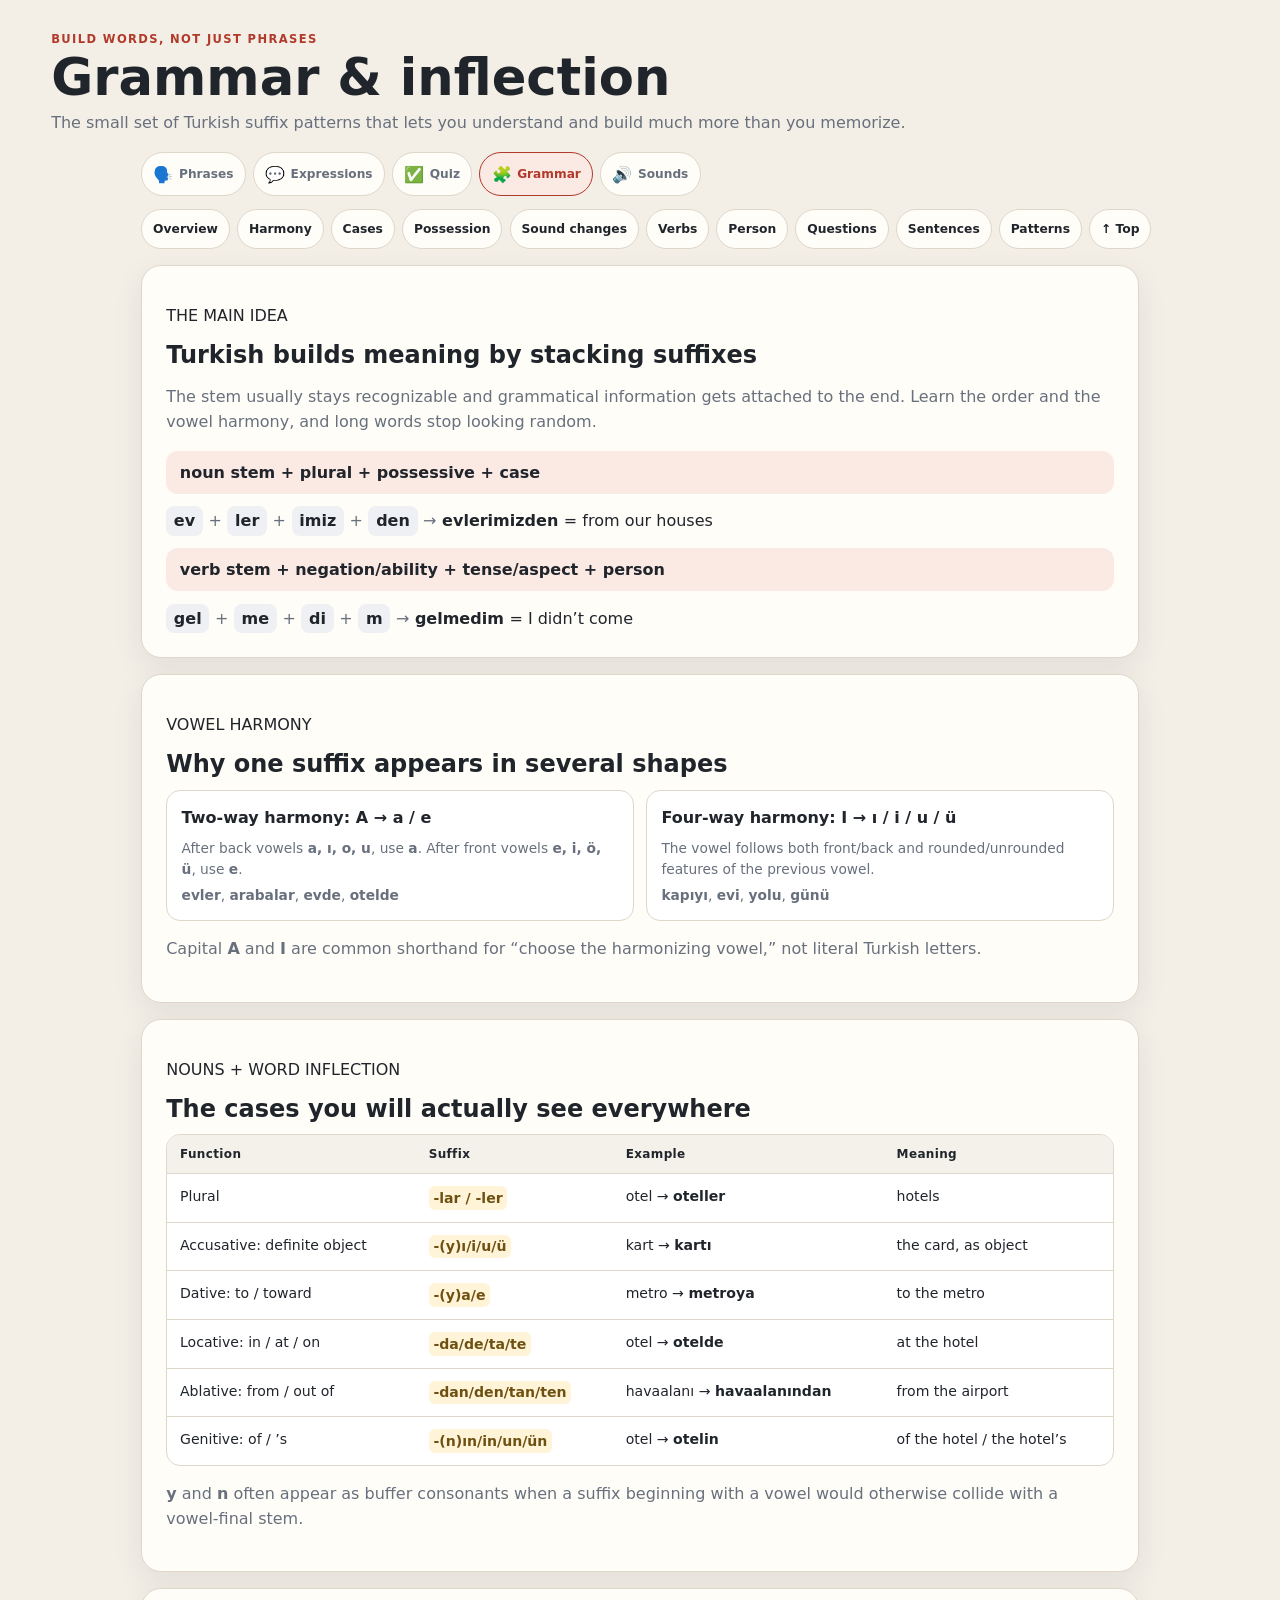
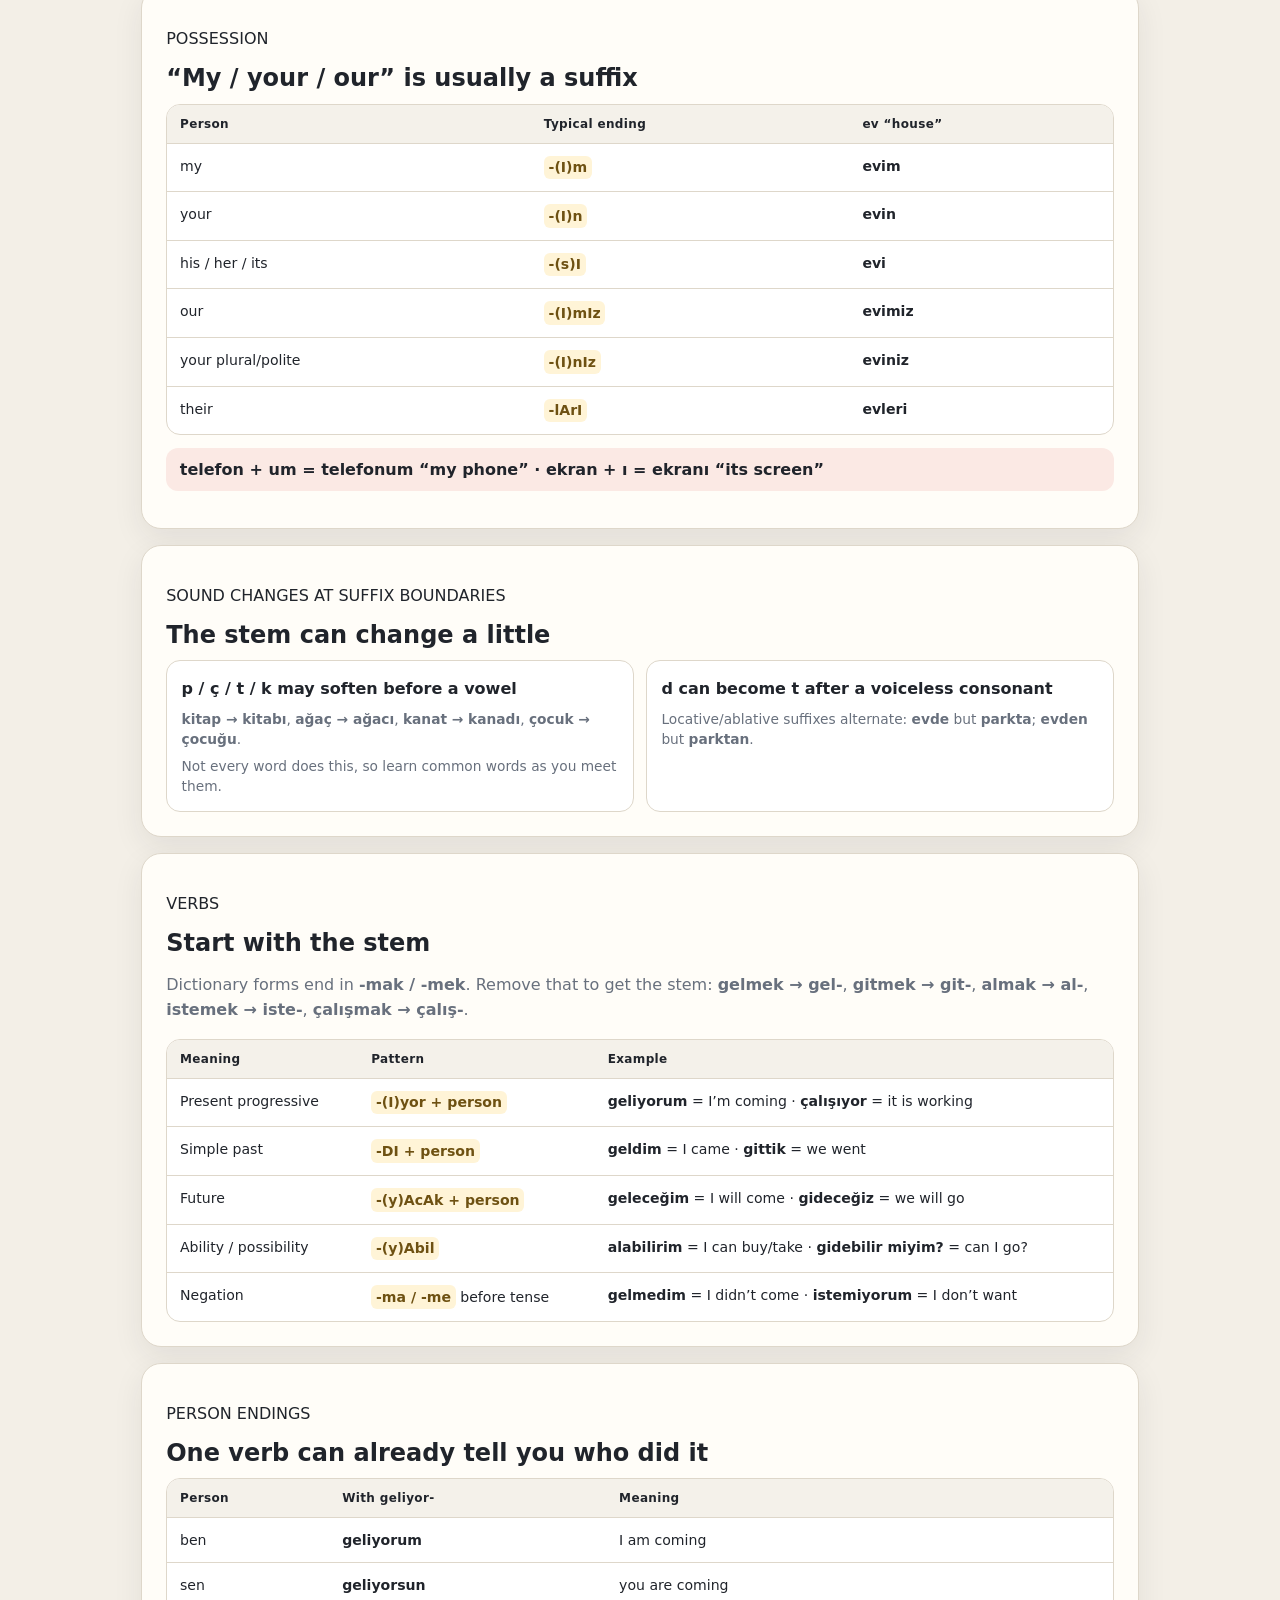
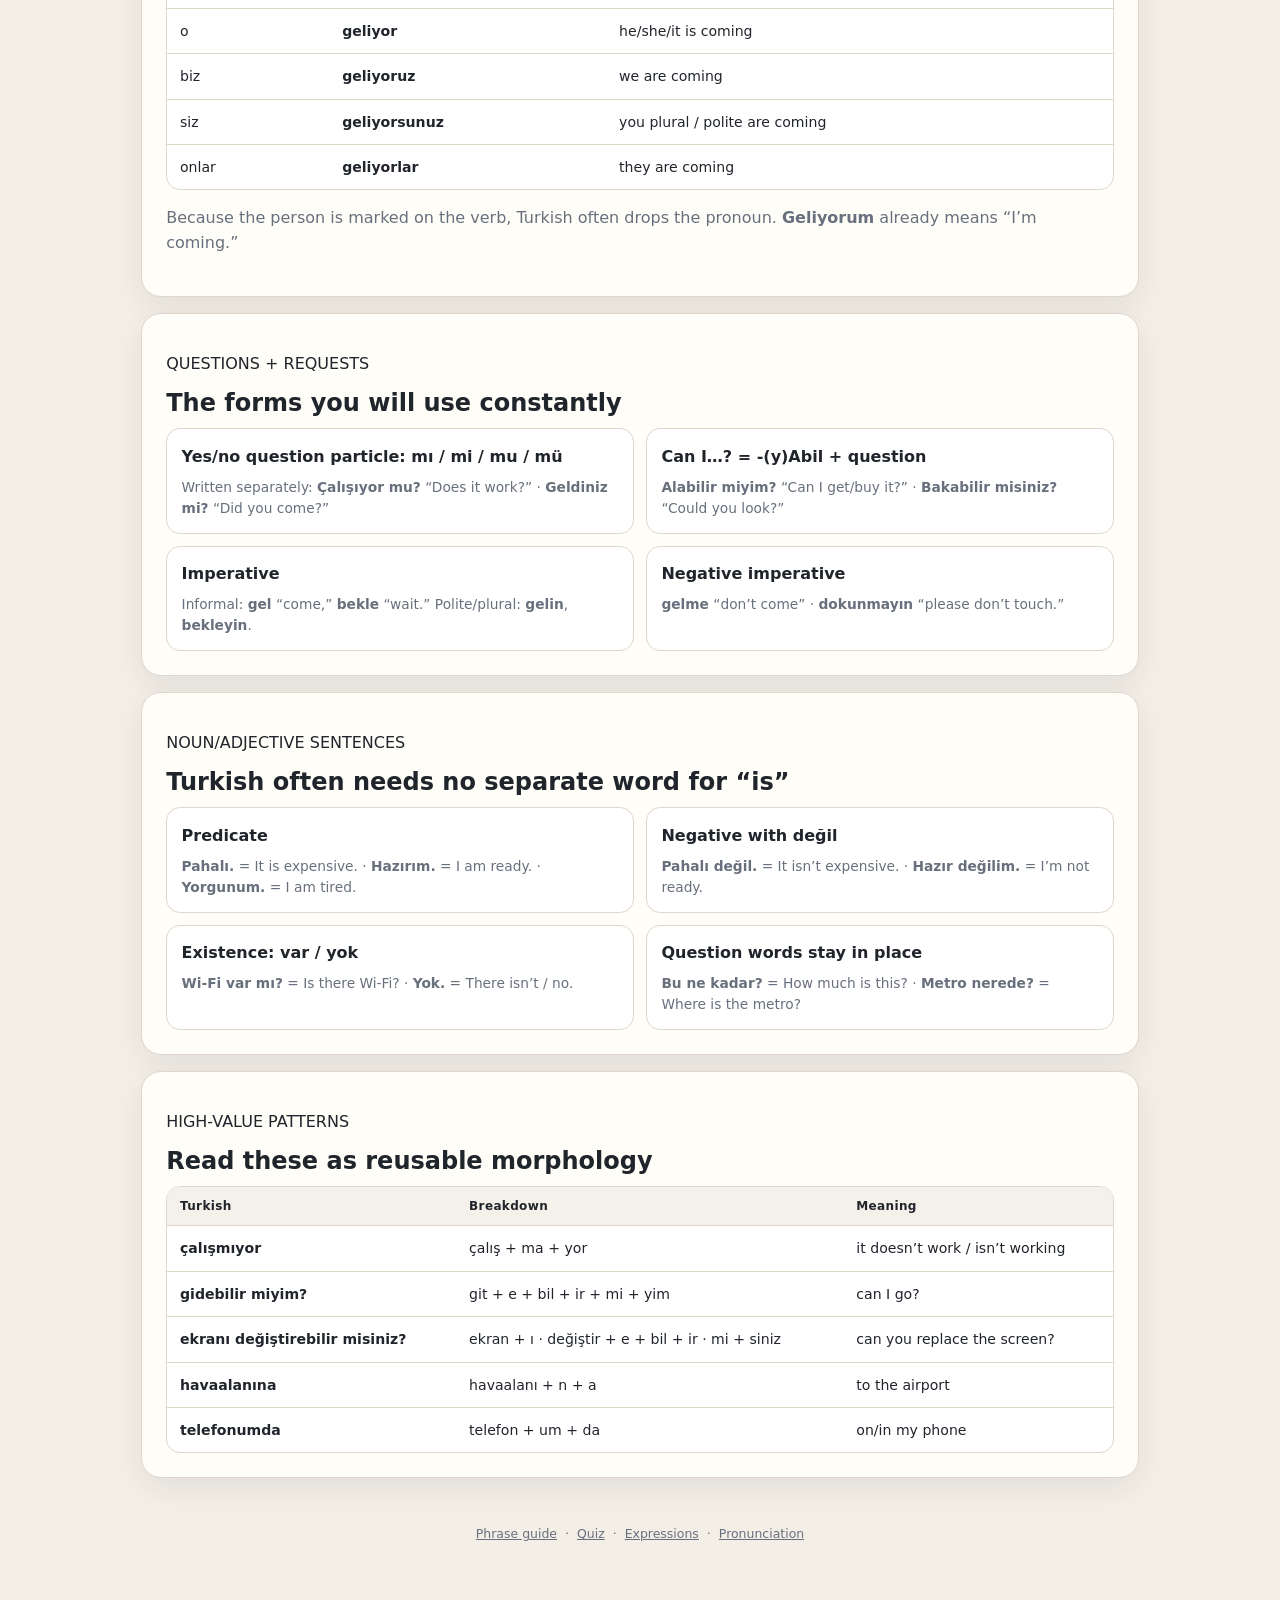
<file: grammar.html>
<!doctype html>
<html lang="en">
<head>
  <meta charset="utf-8" />
  <meta name="viewport" content="width=device-width, initial-scale=1, viewport-fit=cover" />
  <meta name="theme-color" content="#f3efe7" />
  <title>Grammar & Inflection · Ten Days in Istanbul</title>
  <link rel="stylesheet" href="styles.css" />
  <link rel="stylesheet" href="study.css" />
  <link rel="stylesheet" href="grammar-mobile.css" />
</head>
<body>
  <header class="topbar grammar-topbar" id="top">
    <div>
      <p class="eyebrow">BUILD WORDS, NOT JUST PHRASES</p>
      <h1>Grammar & inflection</h1>
      <p class="subtitle">The small set of Turkish suffix patterns that lets you understand and build much more than you memorize.</p>
    </div>
  </header>

  <nav class="grammar-site-nav" aria-label="Study pages">
    <a href="index.html"><span>🗣️</span><small>Phrases</small></a>
    <a href="expressions.html"><span>💬</span><small>Expressions</small></a>
    <a href="quiz.html"><span>✅</span><small>Quiz</small></a>
    <a href="grammar.html" aria-current="page"><span>🧩</span><small>Grammar</small></a>
    <a href="pronunciation.html"><span>🔊</span><small>Sounds</small></a>
  </nav>

  <nav class="grammar-jump-nav" aria-label="Jump within grammar guide">
    <a href="#overview">Overview</a>
    <a href="#harmony">Harmony</a>
    <a href="#cases">Cases</a>
    <a href="#possession">Possession</a>
    <a href="#changes">Sound changes</a>
    <a href="#verbs">Verbs</a>
    <a href="#persons">Person</a>
    <a href="#questions">Questions</a>
    <a href="#sentences">Sentences</a>
    <a href="#patterns">Patterns</a>
    <a href="#top">↑ Top</a>
  </nav>

  <main class="study-page-main grammar-main">
    <section class="study-page-column">
      <section class="panel study-card" id="overview">
        <p class="section-kicker">THE MAIN IDEA</p>
        <h2>Turkish builds meaning by stacking suffixes</h2>
        <p class="study-note">The stem usually stays recognizable and grammatical information gets attached to the end. Learn the order and the vowel harmony, and long words stop looking random.</p>
        <div class="formula-line">noun stem + plural + possessive + case</div>
        <div class="example-chain">
          <span class="chain-part">ev</span><span class="arrow">+</span>
          <span class="chain-part">ler</span><span class="arrow">+</span>
          <span class="chain-part">imiz</span><span class="arrow">+</span>
          <span class="chain-part">den</span><span class="arrow">→</span>
          <strong>evlerimizden</strong> = from our houses
        </div>
        <div class="formula-line">verb stem + negation/ability + tense/aspect + person</div>
        <div class="example-chain">
          <span class="chain-part">gel</span><span class="arrow">+</span>
          <span class="chain-part">me</span><span class="arrow">+</span>
          <span class="chain-part">di</span><span class="arrow">+</span>
          <span class="chain-part">m</span><span class="arrow">→</span>
          <strong>gelmedim</strong> = I didn’t come
        </div>
      </section>

      <section class="panel study-card" id="harmony">
        <p class="section-kicker">VOWEL HARMONY</p>
        <h2>Why one suffix appears in several shapes</h2>
        <div class="grammar-grid">
          <article class="grammar-box">
            <h3>Two-way harmony: A → a / e</h3>
            <p>After back vowels <strong>a, ı, o, u</strong>, use <strong>a</strong>. After front vowels <strong>e, i, ö, ü</strong>, use <strong>e</strong>.</p>
            <p><strong>evler</strong>, <strong>arabalar</strong>, <strong>evde</strong>, <strong>otelde</strong></p>
          </article>
          <article class="grammar-box">
            <h3>Four-way harmony: I → ı / i / u / ü</h3>
            <p>The vowel follows both front/back and rounded/unrounded features of the previous vowel.</p>
            <p><strong>kapıyı</strong>, <strong>evi</strong>, <strong>yolu</strong>, <strong>günü</strong></p>
          </article>
        </div>
        <p class="study-note">Capital <strong>A</strong> and <strong>I</strong> are common shorthand for “choose the harmonizing vowel,” not literal Turkish letters.</p>
      </section>

      <section class="panel study-card" id="cases">
        <p class="section-kicker">NOUNS + WORD INFLECTION</p>
        <h2>The cases you will actually see everywhere</h2>
        <div class="grammar-table-wrap">
          <table class="grammar-table">
            <thead><tr><th>Function</th><th>Suffix</th><th>Example</th><th>Meaning</th></tr></thead>
            <tbody>
              <tr><td>Plural</td><td><span class="suffix">-lar / -ler</span></td><td>otel → <strong>oteller</strong></td><td>hotels</td></tr>
              <tr><td>Accusative: definite object</td><td><span class="suffix">-(y)ı/i/u/ü</span></td><td>kart → <strong>kartı</strong></td><td>the card, as object</td></tr>
              <tr><td>Dative: to / toward</td><td><span class="suffix">-(y)a/e</span></td><td>metro → <strong>metroya</strong></td><td>to the metro</td></tr>
              <tr><td>Locative: in / at / on</td><td><span class="suffix">-da/de/ta/te</span></td><td>otel → <strong>otelde</strong></td><td>at the hotel</td></tr>
              <tr><td>Ablative: from / out of</td><td><span class="suffix">-dan/den/tan/ten</span></td><td>havaalanı → <strong>havaalanından</strong></td><td>from the airport</td></tr>
              <tr><td>Genitive: of / ’s</td><td><span class="suffix">-(n)ın/in/un/ün</span></td><td>otel → <strong>otelin</strong></td><td>of the hotel / the hotel’s</td></tr>
            </tbody>
          </table>
        </div>
        <p class="study-note"><strong>y</strong> and <strong>n</strong> often appear as buffer consonants when a suffix beginning with a vowel would otherwise collide with a vowel-final stem.</p>
      </section>

      <section class="panel study-card" id="possession">
        <p class="section-kicker">POSSESSION</p>
        <h2>“My / your / our” is usually a suffix</h2>
        <div class="grammar-table-wrap">
          <table class="grammar-table">
            <thead><tr><th>Person</th><th>Typical ending</th><th>ev “house”</th></tr></thead>
            <tbody>
              <tr><td>my</td><td><span class="suffix">-(I)m</span></td><td><strong>evim</strong></td></tr>
              <tr><td>your</td><td><span class="suffix">-(I)n</span></td><td><strong>evin</strong></td></tr>
              <tr><td>his / her / its</td><td><span class="suffix">-(s)I</span></td><td><strong>evi</strong></td></tr>
              <tr><td>our</td><td><span class="suffix">-(I)mIz</span></td><td><strong>evimiz</strong></td></tr>
              <tr><td>your plural/polite</td><td><span class="suffix">-(I)nIz</span></td><td><strong>eviniz</strong></td></tr>
              <tr><td>their</td><td><span class="suffix">-lArI</span></td><td><strong>evleri</strong></td></tr>
            </tbody>
          </table>
        </div>
        <div class="formula-line">telefon + um = <strong>telefonum</strong> “my phone” · ekran + ı = <strong>ekranı</strong> “its screen”</div>
      </section>

      <section class="panel study-card" id="changes">
        <p class="section-kicker">SOUND CHANGES AT SUFFIX BOUNDARIES</p>
        <h2>The stem can change a little</h2>
        <div class="grammar-grid">
          <article class="grammar-box">
            <h3>p / ç / t / k may soften before a vowel</h3>
            <p><strong>kitap → kitabı</strong>, <strong>ağaç → ağacı</strong>, <strong>kanat → kanadı</strong>, <strong>çocuk → çocuğu</strong>.</p>
            <p>Not every word does this, so learn common words as you meet them.</p>
          </article>
          <article class="grammar-box">
            <h3>d can become t after a voiceless consonant</h3>
            <p>Locative/ablative suffixes alternate: <strong>evde</strong> but <strong>parkta</strong>; <strong>evden</strong> but <strong>parktan</strong>.</p>
          </article>
        </div>
      </section>

      <section class="panel study-card" id="verbs">
        <p class="section-kicker">VERBS</p>
        <h2>Start with the stem</h2>
        <p class="study-note">Dictionary forms end in <strong>-mak / -mek</strong>. Remove that to get the stem: <strong>gelmek → gel-</strong>, <strong>gitmek → git-</strong>, <strong>almak → al-</strong>, <strong>istemek → iste-</strong>, <strong>çalışmak → çalış-</strong>.</p>
        <div class="grammar-table-wrap">
          <table class="grammar-table">
            <thead><tr><th>Meaning</th><th>Pattern</th><th>Example</th></tr></thead>
            <tbody>
              <tr><td>Present progressive</td><td><span class="suffix">-(I)yor + person</span></td><td><strong>geliyorum</strong> = I’m coming · <strong>çalışıyor</strong> = it is working</td></tr>
              <tr><td>Simple past</td><td><span class="suffix">-DI + person</span></td><td><strong>geldim</strong> = I came · <strong>gittik</strong> = we went</td></tr>
              <tr><td>Future</td><td><span class="suffix">-(y)AcAk + person</span></td><td><strong>geleceğim</strong> = I will come · <strong>gideceğiz</strong> = we will go</td></tr>
              <tr><td>Ability / possibility</td><td><span class="suffix">-(y)Abil</span></td><td><strong>alabilirim</strong> = I can buy/take · <strong>gidebilir miyim?</strong> = can I go?</td></tr>
              <tr><td>Negation</td><td><span class="suffix">-ma / -me</span> before tense</td><td><strong>gelmedim</strong> = I didn’t come · <strong>istemiyorum</strong> = I don’t want</td></tr>
            </tbody>
          </table>
        </div>
      </section>

      <section class="panel study-card" id="persons">
        <p class="section-kicker">PERSON ENDINGS</p>
        <h2>One verb can already tell you who did it</h2>
        <div class="grammar-table-wrap">
          <table class="grammar-table">
            <thead><tr><th>Person</th><th>With geliyor-</th><th>Meaning</th></tr></thead>
            <tbody>
              <tr><td>ben</td><td><strong>geliyorum</strong></td><td>I am coming</td></tr>
              <tr><td>sen</td><td><strong>geliyorsun</strong></td><td>you are coming</td></tr>
              <tr><td>o</td><td><strong>geliyor</strong></td><td>he/she/it is coming</td></tr>
              <tr><td>biz</td><td><strong>geliyoruz</strong></td><td>we are coming</td></tr>
              <tr><td>siz</td><td><strong>geliyorsunuz</strong></td><td>you plural / polite are coming</td></tr>
              <tr><td>onlar</td><td><strong>geliyorlar</strong></td><td>they are coming</td></tr>
            </tbody>
          </table>
        </div>
        <p class="study-note">Because the person is marked on the verb, Turkish often drops the pronoun. <strong>Geliyorum</strong> already means “I’m coming.”</p>
      </section>

      <section class="panel study-card" id="questions">
        <p class="section-kicker">QUESTIONS + REQUESTS</p>
        <h2>The forms you will use constantly</h2>
        <div class="grammar-grid">
          <article class="grammar-box">
            <h3>Yes/no question particle: mı / mi / mu / mü</h3>
            <p>Written separately: <strong>Çalışıyor mu?</strong> “Does it work?” · <strong>Geldiniz mi?</strong> “Did you come?”</p>
          </article>
          <article class="grammar-box">
            <h3>Can I…? = -(y)Abil + question</h3>
            <p><strong>Alabilir miyim?</strong> “Can I get/buy it?” · <strong>Bakabilir misiniz?</strong> “Could you look?”</p>
          </article>
          <article class="grammar-box">
            <h3>Imperative</h3>
            <p>Informal: <strong>gel</strong> “come,” <strong>bekle</strong> “wait.” Polite/plural: <strong>gelin</strong>, <strong>bekleyin</strong>.</p>
          </article>
          <article class="grammar-box">
            <h3>Negative imperative</h3>
            <p><strong>gelme</strong> “don’t come” · <strong>dokunmayın</strong> “please don’t touch.”</p>
          </article>
        </div>
      </section>

      <section class="panel study-card" id="sentences">
        <p class="section-kicker">NOUN/ADJECTIVE SENTENCES</p>
        <h2>Turkish often needs no separate word for “is”</h2>
        <div class="grammar-grid">
          <article class="grammar-box">
            <h3>Predicate</h3>
            <p><strong>Pahalı.</strong> = It is expensive. · <strong>Hazırım.</strong> = I am ready. · <strong>Yorgunum.</strong> = I am tired.</p>
          </article>
          <article class="grammar-box">
            <h3>Negative with değil</h3>
            <p><strong>Pahalı değil.</strong> = It isn’t expensive. · <strong>Hazır değilim.</strong> = I’m not ready.</p>
          </article>
          <article class="grammar-box">
            <h3>Existence: var / yok</h3>
            <p><strong>Wi-Fi var mı?</strong> = Is there Wi-Fi? · <strong>Yok.</strong> = There isn’t / no.</p>
          </article>
          <article class="grammar-box">
            <h3>Question words stay in place</h3>
            <p><strong>Bu ne kadar?</strong> = How much is this? · <strong>Metro nerede?</strong> = Where is the metro?</p>
          </article>
        </div>
      </section>

      <section class="panel study-card" id="patterns">
        <p class="section-kicker">HIGH-VALUE PATTERNS</p>
        <h2>Read these as reusable morphology</h2>
        <div class="grammar-table-wrap">
          <table class="grammar-table">
            <thead><tr><th>Turkish</th><th>Breakdown</th><th>Meaning</th></tr></thead>
            <tbody>
              <tr><td><strong>çalışmıyor</strong></td><td>çalış + ma + yor</td><td>it doesn’t work / isn’t working</td></tr>
              <tr><td><strong>gidebilir miyim?</strong></td><td>git + e + bil + ir + mi + yim</td><td>can I go?</td></tr>
              <tr><td><strong>ekranı değiştirebilir misiniz?</strong></td><td>ekran + ı · değiştir + e + bil + ir · mi + siniz</td><td>can you replace the screen?</td></tr>
              <tr><td><strong>havaalanına</strong></td><td>havaalanı + n + a</td><td>to the airport</td></tr>
              <tr><td><strong>telefonumda</strong></td><td>telefon + um + da</td><td>on/in my phone</td></tr>
            </tbody>
          </table>
        </div>
      </section>
    </section>
  </main>

  <footer class="site-footer">
    <a href="index.html">Phrase guide</a><span aria-hidden="true">·</span>
    <a href="quiz.html">Quiz</a><span aria-hidden="true">·</span>
    <a href="expressions.html">Expressions</a><span aria-hidden="true">·</span>
    <a href="pronunciation.html">Pronunciation</a>
  </footer>
</body>
</html>
</file>
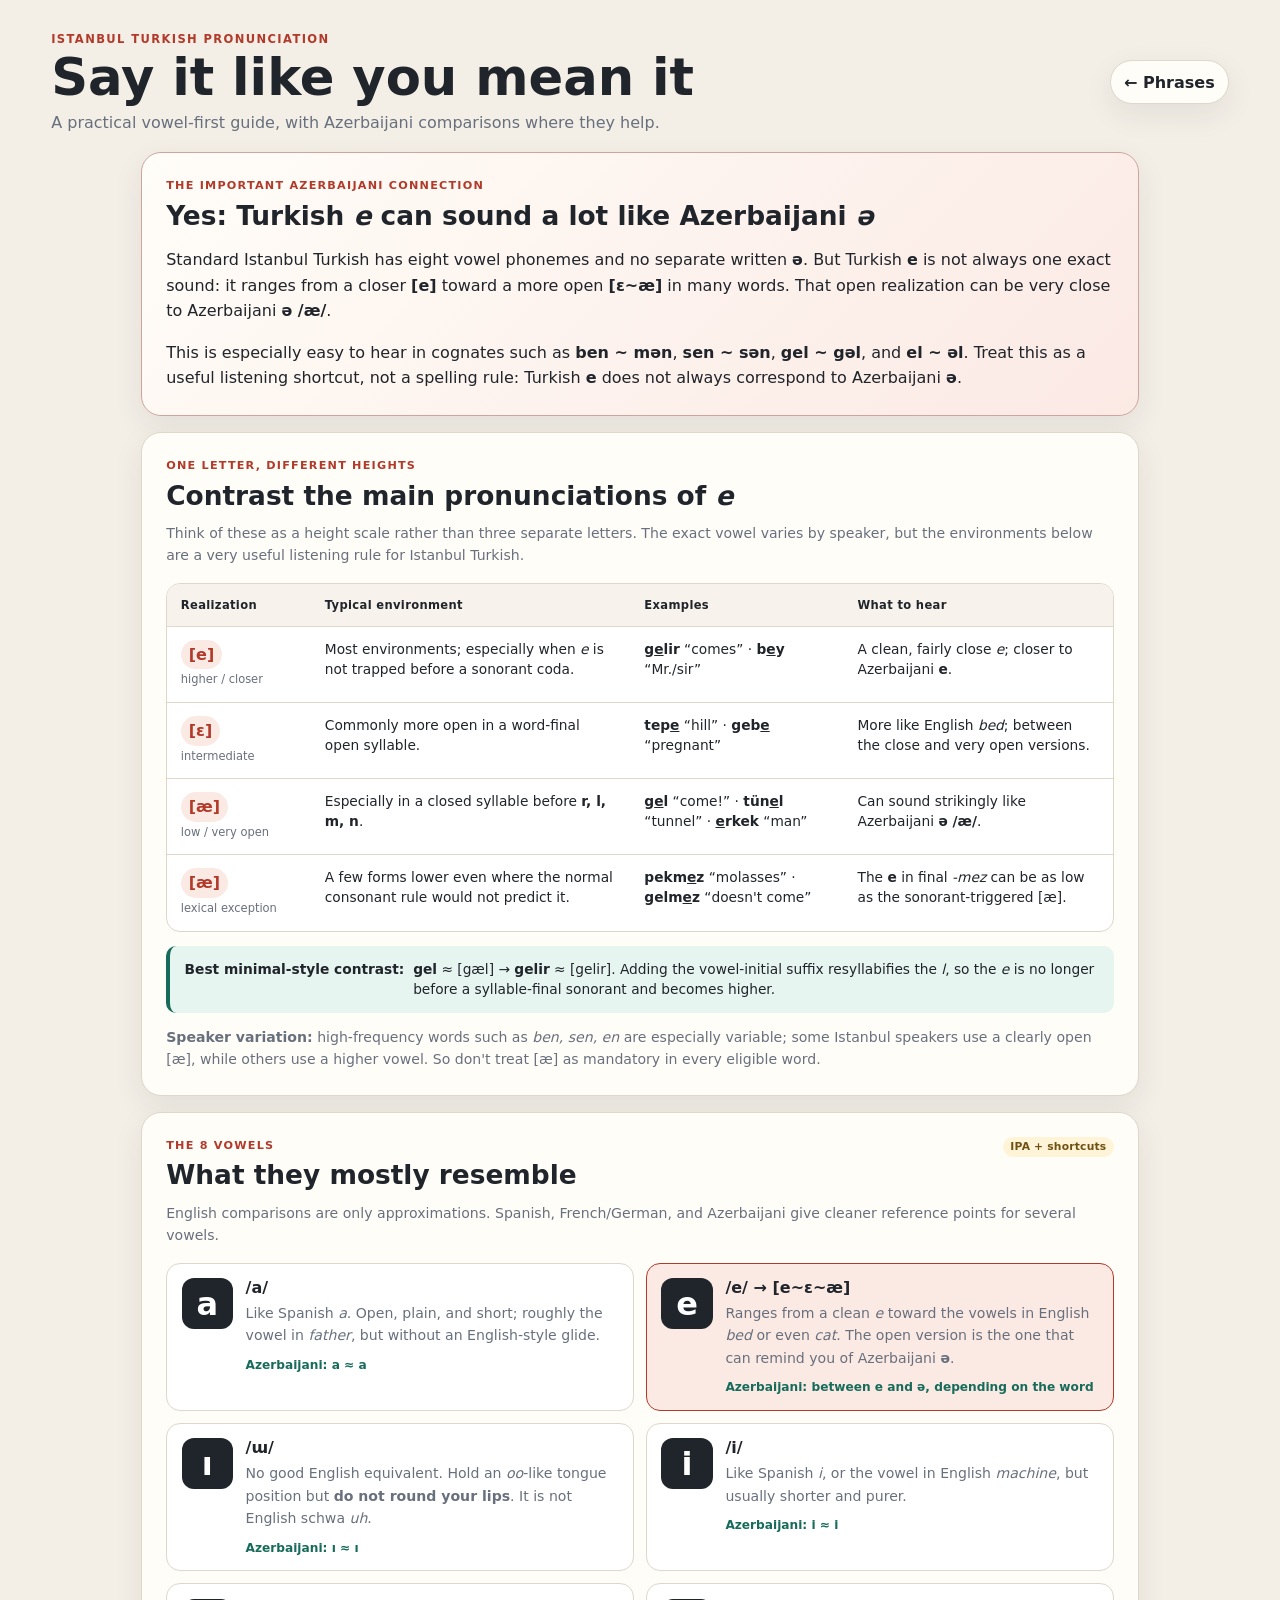
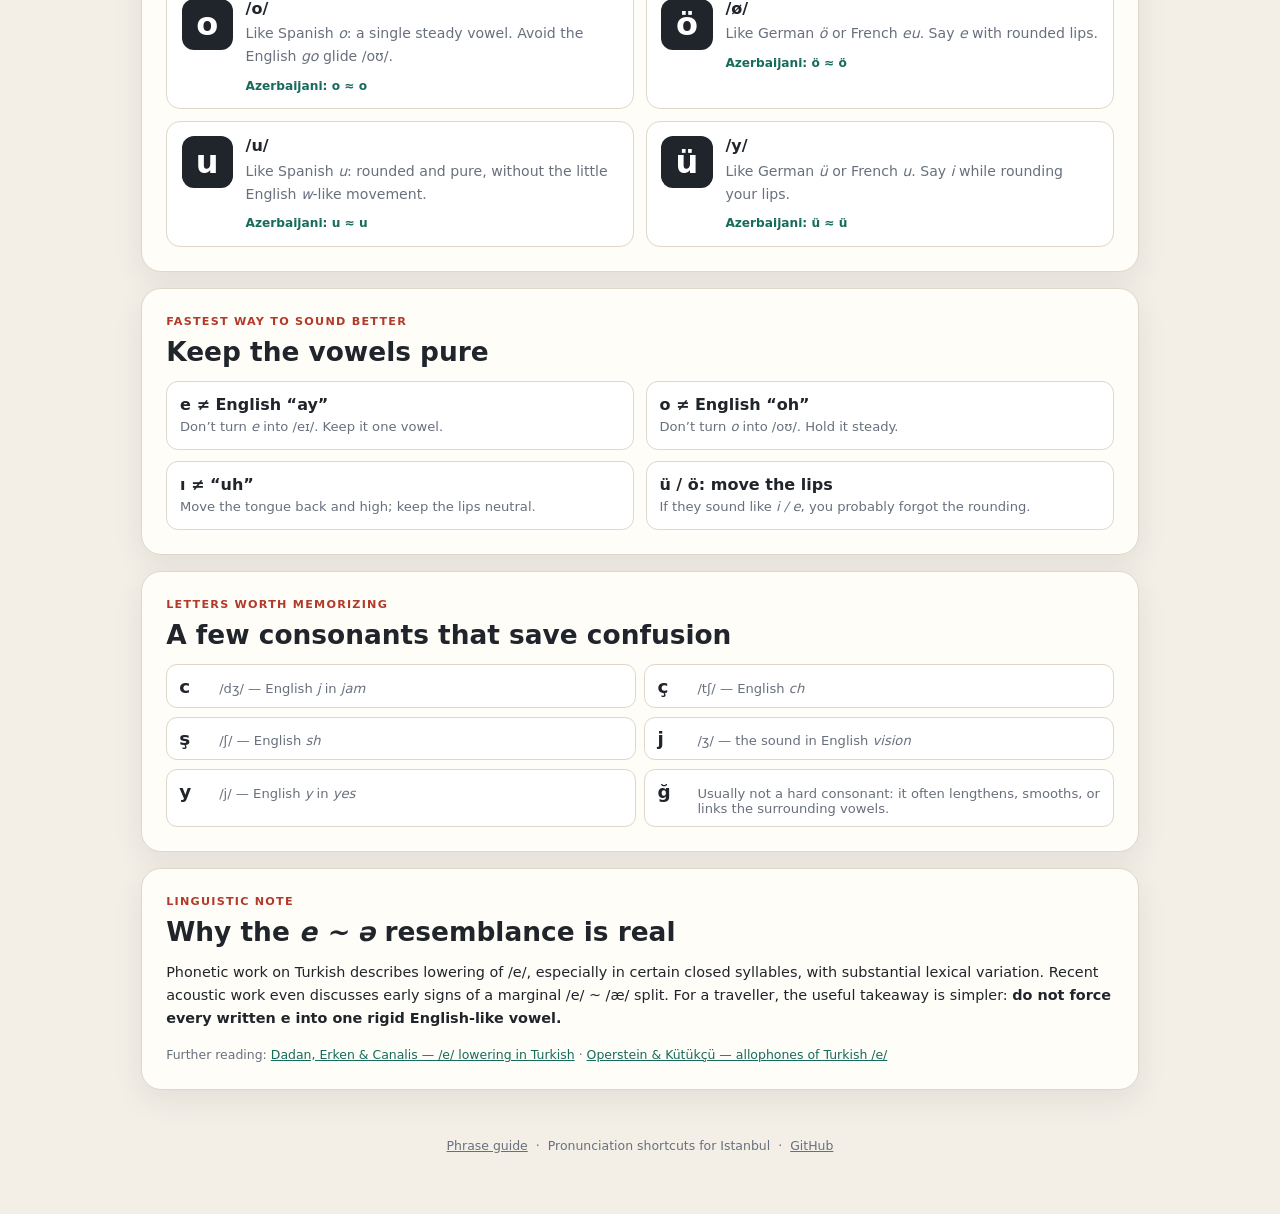
<file: pronunciation.html>
<!doctype html>
<html lang="en">
<head>
  <meta charset="utf-8" />
  <meta name="viewport" content="width=device-width, initial-scale=1, viewport-fit=cover" />
  <meta name="theme-color" content="#f3efe7" />
  <title>Pronunciation · Ten Days in Istanbul</title>
  <link rel="stylesheet" href="styles.css" />
  <link rel="stylesheet" href="pronunciation.css" />
</head>
<body>
  <header class="topbar guide-topbar">
    <div>
      <p class="eyebrow">ISTANBUL TURKISH PRONUNCIATION</p>
      <h1>Say it like you mean it</h1>
      <p class="subtitle">A practical vowel-first guide, with Azerbaijani comparisons where they help.</p>
    </div>
    <div class="topbar-actions">
      <a class="toggle nav-link" href="index.html">← Phrases</a>
    </div>
  </header>

  <main class="guide-main">
    <section class="guide-column">
      <section class="panel guide-card callout-card">
        <p class="section-kicker">THE IMPORTANT AZERBAIJANI CONNECTION</p>
        <h2>Yes: Turkish <em>e</em> can sound a lot like Azerbaijani <em>ə</em></h2>
        <p>
          Standard Istanbul Turkish has eight vowel phonemes and no separate written <strong>ə</strong>.
          But Turkish <strong>e</strong> is not always one exact sound: it ranges from a closer
          <strong>[e]</strong> toward a more open <strong>[ɛ~æ]</strong> in many words.
          That open realization can be very close to Azerbaijani <strong>ə /æ/</strong>.
        </p>
        <p>
          This is especially easy to hear in cognates such as
          <strong>ben ~ mən</strong>, <strong>sen ~ sən</strong>, <strong>gel ~ gəl</strong>, and
          <strong>el ~ əl</strong>. Treat this as a useful listening shortcut, not a spelling rule:
          Turkish <strong>e</strong> does not always correspond to Azerbaijani <strong>ə</strong>.
        </p>
      </section>

      <section class="panel guide-card">
        <p class="section-kicker">ONE LETTER, DIFFERENT HEIGHTS</p>
        <h2>Contrast the main pronunciations of <em>e</em></h2>
        <p class="guide-note">
          Think of these as a height scale rather than three separate letters. The exact vowel varies by speaker,
          but the environments below are a very useful listening rule for Istanbul Turkish.
        </p>

        <div class="e-table-wrap">
          <table class="e-table">
            <thead>
              <tr>
                <th>Realization</th>
                <th>Typical environment</th>
                <th>Examples</th>
                <th>What to hear</th>
              </tr>
            </thead>
            <tbody>
              <tr>
                <td><span class="sound-pill">[e]</span><br><small>higher / closer</small></td>
                <td>Most environments; especially when <em>e</em> is not trapped before a sonorant coda.</td>
                <td><strong>g<u>e</u>lir</strong> “comes” · <strong>b<u>e</u>y</strong> “Mr./sir”</td>
                <td>A clean, fairly close <em>e</em>; closer to Azerbaijani <strong>e</strong>.</td>
              </tr>
              <tr>
                <td><span class="sound-pill">[ɛ]</span><br><small>intermediate</small></td>
                <td>Commonly more open in a word-final open syllable.</td>
                <td><strong>tep<u>e</u></strong> “hill” · <strong>geb<u>e</u></strong> “pregnant”</td>
                <td>More like English <em>bed</em>; between the close and very open versions.</td>
              </tr>
              <tr>
                <td><span class="sound-pill">[æ]</span><br><small>low / very open</small></td>
                <td>Especially in a closed syllable before <strong>r, l, m, n</strong>.</td>
                <td><strong>g<u>e</u>l</strong> “come!” · <strong>tün<u>e</u>l</strong> “tunnel” · <strong><u>e</u>rkek</strong> “man”</td>
                <td>Can sound strikingly like Azerbaijani <strong>ə /æ/</strong>.</td>
              </tr>
              <tr>
                <td><span class="sound-pill">[æ]</span><br><small>lexical exception</small></td>
                <td>A few forms lower even where the normal consonant rule would not predict it.</td>
                <td><strong>pekm<u>e</u>z</strong> “molasses” · <strong>gelm<u>e</u>z</strong> “doesn't come”</td>
                <td>The <strong>e</strong> in final <em>-mez</em> can be as low as the sonorant-triggered [æ].</td>
              </tr>
            </tbody>
          </table>
        </div>

        <div class="contrast-note">
          <strong>Best minimal-style contrast:</strong>
          <span><strong>gel</strong> ≈ [gæl] → <strong>gelir</strong> ≈ [gelir]. Adding the vowel-initial suffix resyllabifies the <em>l</em>, so the <em>e</em> is no longer before a syllable-final sonorant and becomes higher.</span>
        </div>
        <p class="guide-note variable-note">
          <strong>Speaker variation:</strong> high-frequency words such as <em>ben, sen, en</em> are especially variable; some Istanbul speakers use a clearly open [æ], while others use a higher vowel. So don't treat [æ] as mandatory in every eligible word.
        </p>
      </section>

      <section class="panel guide-card">
        <div class="guide-section-head">
          <div>
            <p class="section-kicker">THE 8 VOWELS</p>
            <h2>What they mostly resemble</h2>
          </div>
          <span class="badge">IPA + shortcuts</span>
        </div>
        <p class="guide-note">English comparisons are only approximations. Spanish, French/German, and Azerbaijani give cleaner reference points for several vowels.</p>

        <div class="vowel-grid">
          <article class="vowel-card">
            <div class="vowel-letter">a</div>
            <div><strong>/a/</strong><p>Like Spanish <em>a</em>. Open, plain, and short; roughly the vowel in <em>father</em>, but without an English-style glide.</p><span>Azerbaijani: a ≈ a</span></div>
          </article>
          <article class="vowel-card featured-vowel">
            <div class="vowel-letter">e</div>
            <div><strong>/e/ → [e~ɛ~æ]</strong><p>Ranges from a clean <em>e</em> toward the vowels in English <em>bed</em> or even <em>cat</em>. The open version is the one that can remind you of Azerbaijani <strong>ə</strong>.</p><span>Azerbaijani: between e and ə, depending on the word</span></div>
          </article>
          <article class="vowel-card">
            <div class="vowel-letter">ı</div>
            <div><strong>/ɯ/</strong><p>No good English equivalent. Hold an <em>oo</em>-like tongue position but <strong>do not round your lips</strong>. It is not English schwa <em>uh</em>.</p><span>Azerbaijani: ı ≈ ı</span></div>
          </article>
          <article class="vowel-card">
            <div class="vowel-letter">i</div>
            <div><strong>/i/</strong><p>Like Spanish <em>i</em>, or the vowel in English <em>machine</em>, but usually shorter and purer.</p><span>Azerbaijani: i ≈ i</span></div>
          </article>
          <article class="vowel-card">
            <div class="vowel-letter">o</div>
            <div><strong>/o/</strong><p>Like Spanish <em>o</em>: a single steady vowel. Avoid the English <em>go</em> glide /oʊ/.</p><span>Azerbaijani: o ≈ o</span></div>
          </article>
          <article class="vowel-card">
            <div class="vowel-letter">ö</div>
            <div><strong>/ø/</strong><p>Like German <em>ö</em> or French <em>eu</em>. Say <em>e</em> with rounded lips.</p><span>Azerbaijani: ö ≈ ö</span></div>
          </article>
          <article class="vowel-card">
            <div class="vowel-letter">u</div>
            <div><strong>/u/</strong><p>Like Spanish <em>u</em>: rounded and pure, without the little English <em>w</em>-like movement.</p><span>Azerbaijani: u ≈ u</span></div>
          </article>
          <article class="vowel-card">
            <div class="vowel-letter">ü</div>
            <div><strong>/y/</strong><p>Like German <em>ü</em> or French <em>u</em>. Say <em>i</em> while rounding your lips.</p><span>Azerbaijani: ü ≈ ü</span></div>
          </article>
        </div>
      </section>

      <section class="panel guide-card">
        <p class="section-kicker">FASTEST WAY TO SOUND BETTER</p>
        <h2>Keep the vowels pure</h2>
        <div class="tip-grid">
          <div class="mini-tip"><strong>e ≠ English “ay”</strong><span>Don’t turn <em>e</em> into /eɪ/. Keep it one vowel.</span></div>
          <div class="mini-tip"><strong>o ≠ English “oh”</strong><span>Don’t turn <em>o</em> into /oʊ/. Hold it steady.</span></div>
          <div class="mini-tip"><strong>ı ≠ “uh”</strong><span>Move the tongue back and high; keep the lips neutral.</span></div>
          <div class="mini-tip"><strong>ü / ö: move the lips</strong><span>If they sound like <em>i / e</em>, you probably forgot the rounding.</span></div>
        </div>
      </section>

      <section class="panel guide-card">
        <p class="section-kicker">LETTERS WORTH MEMORIZING</p>
        <h2>A few consonants that save confusion</h2>
        <div class="sound-list">
          <div><strong>c</strong><span>/dʒ/ — English <em>j</em> in <em>jam</em></span></div>
          <div><strong>ç</strong><span>/tʃ/ — English <em>ch</em></span></div>
          <div><strong>ş</strong><span>/ʃ/ — English <em>sh</em></span></div>
          <div><strong>j</strong><span>/ʒ/ — the sound in English <em>vision</em></span></div>
          <div><strong>y</strong><span>/j/ — English <em>y</em> in <em>yes</em></span></div>
          <div><strong>ğ</strong><span>Usually not a hard consonant: it often lengthens, smooths, or links the surrounding vowels.</span></div>
        </div>
      </section>

      <section class="panel guide-card source-card">
        <p class="section-kicker">LINGUISTIC NOTE</p>
        <h2>Why the <em>e ~ ə</em> resemblance is real</h2>
        <p>
          Phonetic work on Turkish describes lowering of /e/, especially in certain closed syllables,
          with substantial lexical variation. Recent acoustic work even discusses early signs of a marginal
          /e/ ~ /æ/ split. For a traveller, the useful takeaway is simpler: <strong>do not force every written e
          into one rigid English-like vowel.</strong>
        </p>
        <p class="sources">
          Further reading:
          <a href="https://journals.linguisticsociety.org/proceedings/index.php/tu/article/view/5776">Dadan, Erken & Canalis — /e/ lowering in Turkish</a>
          ·
          <a href="https://research.sabanciuniv.edu/id/eprint/11276/">Operstein & Kütükçü — allophones of Turkish /e/</a>
        </p>
      </section>
    </section>
  </main>

  <footer class="site-footer">
    <a href="index.html">Phrase guide</a>
    <span aria-hidden="true">·</span>
    <span>Pronunciation shortcuts for Istanbul</span>
    <span aria-hidden="true">·</span>
    <a href="https://github.com/aeirya/ten-days-in-istanbul">GitHub</a>
  </footer>
</body>
</html>
</file>
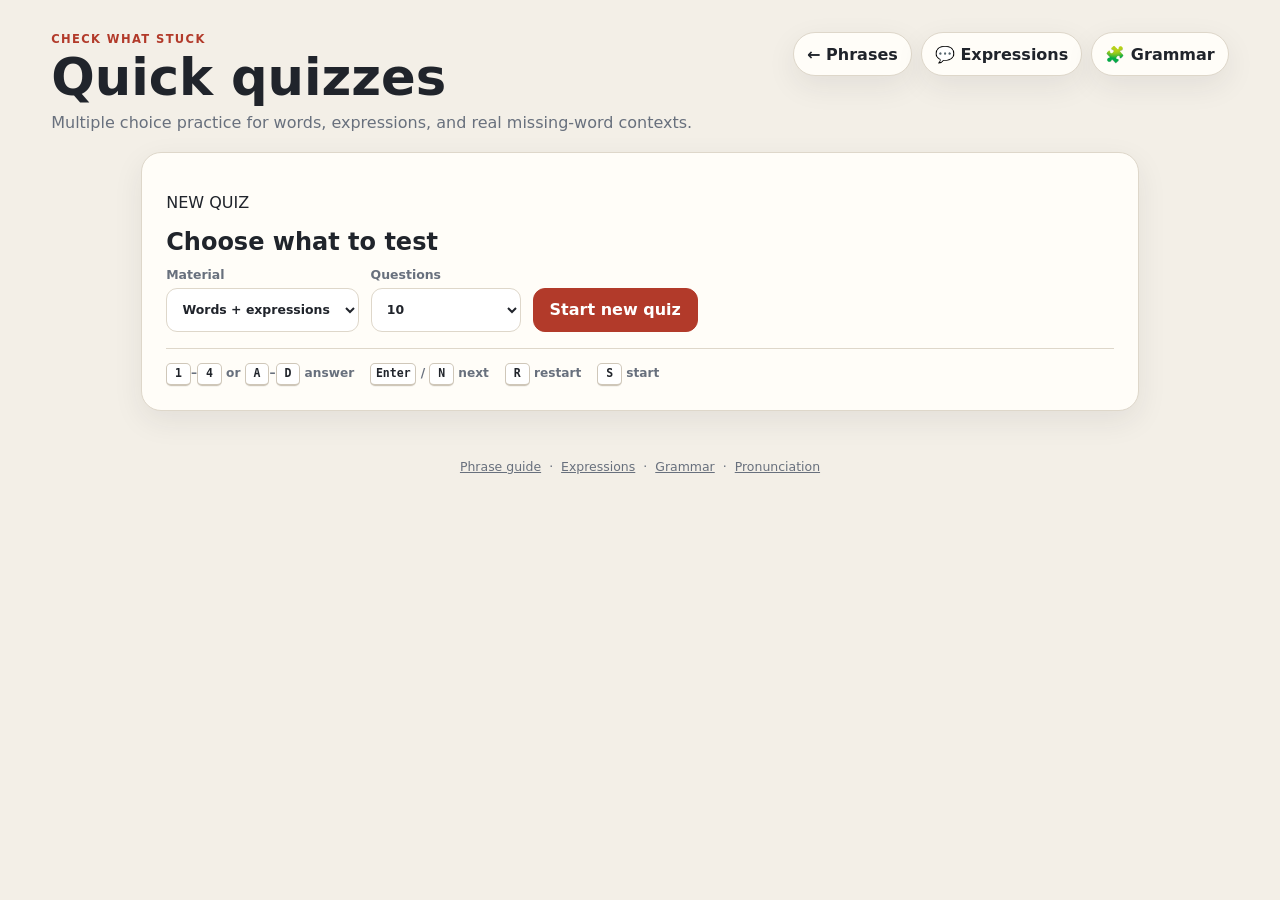
<file: quiz.html>
<!doctype html>
<html lang="en">
<head>
  <meta charset="utf-8" />
  <meta name="viewport" content="width=device-width, initial-scale=1, viewport-fit=cover" />
  <meta name="theme-color" content="#f3efe7" />
  <title>Quiz · Ten Days in Istanbul</title>
  <link rel="stylesheet" href="styles.css" />
  <link rel="stylesheet" href="study.css" />
</head>
<body>
  <header class="topbar">
    <div>
      <p class="eyebrow">CHECK WHAT STUCK</p>
      <h1>Quick quizzes</h1>
      <p class="subtitle">Multiple choice practice for words, expressions, and real missing-word contexts.</p>
    </div>
    <div class="topbar-actions">
      <a class="toggle study-nav-link" href="index.html">← Phrases</a>
      <a class="toggle study-nav-link" href="expressions.html">💬 Expressions</a>
      <a class="toggle study-nav-link" href="grammar.html">🧩 Grammar</a>
    </div>
  </header>

  <main class="study-page-main">
    <section class="study-page-column">
      <section class="panel study-card">
        <p class="section-kicker">NEW QUIZ</p>
        <h2>Choose what to test</h2>
        <div class="quiz-controls">
          <label class="quiz-control">
            <span>Material</span>
            <select id="quizCategory">
              <option value="mixed">Words + expressions</option>
              <option value="word">Words only</option>
              <option value="expression">Expressions only</option>
            </select>
          </label>
          <label class="quiz-control">
            <span>Questions</span>
            <select id="quizLength">
              <option value="10">10</option>
              <option value="20">20</option>
              <option value="40">40</option>
              <option value="all">All available</option>
            </select>
          </label>
          <button id="startQuiz" class="primary-button" type="button">Start new quiz</button>
        </div>
        <div class="shortcut-strip" aria-label="Keyboard shortcuts">
          <span><kbd>1</kbd>–<kbd>4</kbd> or <kbd>A</kbd>–<kbd>D</kbd> answer</span>
          <span><kbd>Enter</kbd> / <kbd>N</kbd> next</span>
          <span><kbd>R</kbd> restart</span>
          <span><kbd>S</kbd> start</span>
        </div>
      </section>

      <section id="quizCard" class="panel study-card" hidden>
        <div class="quiz-status" aria-live="polite">
          <span id="quizProgressText">Question 1 / 10</span>
          <span id="quizScoreText">Score 0</span>
        </div>
        <div class="quiz-progress-track"><div id="quizProgressBar" class="quiz-progress-bar"></div></div>
        <span id="quizKind" class="quiz-kind">word</span>
        <h2 id="quizQuestion" class="quiz-question"></h2>
        <div id="quizOptions" class="quiz-options"></div>
        <div id="quizFeedback" class="quiz-feedback" aria-live="polite" hidden></div>
        <div class="quiz-actions">
          <button id="nextQuestion" class="primary-button secondary" type="button" hidden>Next</button>
        </div>
        <p class="keyboard-reminder"><kbd>1</kbd>–<kbd>4</kbd> / <kbd>A</kbd>–<kbd>D</kbd> to answer · <kbd>Enter</kbd> or <kbd>N</kbd> for next</p>
      </section>

      <section id="quizResult" class="panel study-card" hidden>
        <p class="section-kicker">RESULT</p>
        <h2 id="resultTitle">Quiz complete</h2>
        <div id="resultScore" class="quiz-result-score">0 / 10</div>
        <p id="resultMessage" class="study-note"></p>
        <div id="missedList" class="missed-list"></div>
        <div class="quiz-actions">
          <button id="retryQuiz" class="primary-button" type="button">Try another quiz</button>
        </div>
        <p class="keyboard-reminder"><kbd>Enter</kbd> or <kbd>R</kbd> to start another randomized quiz</p>
      </section>
    </section>
  </main>

  <footer class="site-footer">
    <a href="index.html">Phrase guide</a><span aria-hidden="true">·</span>
    <a href="expressions.html">Expressions</a><span aria-hidden="true">·</span>
    <a href="grammar.html">Grammar</a><span aria-hidden="true">·</span>
    <a href="pronunciation.html">Pronunciation</a>
  </footer>

  <script src="quiz.js" defer></script>
</body>
</html>
</file>
<file: styles.css>
:root {
  color-scheme: light;
  --bg: #f3efe7;
  --panel: #fffdf8;
  --ink: #20242b;
  --muted: #68707d;
  --line: #ded7ca;
  --accent: #b23a2a;
  --accent-soft: #fbe9e4;
  --green: #176b5b;
  --green-soft: #e7f5f0;
  --gold: #8a6619;
  --gold-soft: #fff4d7;
  --shadow: 0 10px 30px rgba(38, 42, 51, .08);
}

* { box-sizing: border-box; }
body {
  margin: 0;
  min-height: 100vh;
  background: var(--bg);
  color: var(--ink);
  font-family: Inter, ui-sans-serif, system-ui, -apple-system, BlinkMacSystemFont, "Segoe UI", sans-serif;
}
button, input { font: inherit; }
button { cursor: pointer; }

.topbar {
  display: flex;
  justify-content: space-between;
  gap: 2rem;
  align-items: flex-start;
  padding: 2rem clamp(1rem, 4vw, 4rem) 1.25rem;
}
.topbar-actions { display: flex; flex-wrap: wrap; gap: .55rem; justify-content: flex-end; }
.eyebrow { margin: 0 0 .35rem; color: var(--accent); font-size: .72rem; font-weight: 850; letter-spacing: .12em; }
h1 { margin: 0; font-size: clamp(2rem, 4vw, 3.6rem); line-height: 1; }
.subtitle { margin: .65rem 0 0; color: var(--muted); }

.toggle {
  display: inline-flex;
  align-items: center;
  gap: .5rem;
  padding: .62rem .82rem;
  border: 1px solid var(--line);
  border-radius: 999px;
  background: var(--panel);
  box-shadow: var(--shadow);
  white-space: nowrap;
}
.toggle input, .learned-control input { accent-color: var(--accent); }

main {
  display: grid;
  grid-template-columns: minmax(260px, 340px) minmax(0, 1fr);
  gap: 1.25rem;
  align-items: start;
  padding: 0 clamp(1rem, 4vw, 4rem) 3rem;
}
.panel, .phrase-card {
  background: var(--panel);
  border: 1px solid var(--line);
  border-radius: 20px;
  box-shadow: var(--shadow);
}
.control-stack {
  position: sticky;
  top: 1rem;
  display: grid;
  gap: 1rem;
  max-height: calc(100vh - 2rem);
  overflow: auto;
  padding-right: .15rem;
}
.controls { padding: 1.05rem; }
.control-head { display: flex; align-items: center; justify-content: space-between; gap: 1rem; }
.control-head h2 { margin: 0; font-size: 1.05rem; }
.text-button { border: 0; background: transparent; color: var(--accent); font-weight: 750; padding: .25rem; }
.text-button.danger { margin-top: .8rem; font-size: .78rem; }
.filter-help, .goal { color: var(--muted); font-size: .86rem; line-height: 1.45; }

.mission-list { display: grid; gap: .55rem; margin-top: .85rem; }
.mission-button {
  width: 100%;
  display: grid;
  grid-template-columns: auto 1fr auto;
  gap: .65rem;
  align-items: center;
  padding: .72rem .75rem;
  border: 1px solid var(--line);
  border-radius: 13px;
  background: #fff;
  color: var(--ink);
  text-align: left;
}
.mission-button:hover { border-color: #c8bfb1; }
.mission-button.active { border-color: var(--accent); background: var(--accent-soft); }
.mission-icon { font-size: 1.2rem; }
.mission-name { font-weight: 780; }
.mission-count { color: var(--muted); font-size: .72rem; }

.search-field { display: grid; gap: .45rem; color: var(--muted); font-size: .78rem; font-weight: 750; }
.search-field input {
  width: 100%;
  padding: .72rem .78rem;
  border: 1px solid var(--line);
  border-radius: 11px;
  background: #fff;
  color: var(--ink);
}
.search-field input:focus { outline: 3px solid rgba(178,58,42,.12); border-color: var(--accent); }

.progress-track { height: 9px; margin-top: .8rem; overflow: hidden; border-radius: 999px; background: #ebe6dd; }
.progress-bar { height: 100%; width: 0; border-radius: inherit; background: var(--green); transition: width .2s ease; }
.tip-panel p { margin: .65rem 0 0; color: var(--muted); font-size: .82rem; }
.tip-panel strong { color: var(--ink); }

.study-area { min-width: 0; }
.study-toolbar { min-height: 3.5rem; display: flex; align-items: center; margin-bottom: .7rem; }
.summary { margin: 0; font-weight: 800; }
.goal { margin: .25rem 0 0; }
.phrase-grid {
  display: grid;
  grid-template-columns: repeat(auto-fit, minmax(min(100%, 300px), 1fr));
  gap: 1rem;
  align-items: start;
}
.phrase-card { padding: 1rem; min-width: 0; transition: opacity .15s ease, transform .15s ease; }
.phrase-card.learned { opacity: .58; }
.phrase-card.learned .turkish { text-decoration: line-through; text-decoration-thickness: 1px; }
.phrase-head { display: flex; justify-content: space-between; gap: .75rem; align-items: flex-start; }
.badges { display: flex; flex-wrap: wrap; gap: .3rem; }
.badge, .tag {
  display: inline-flex;
  align-items: center;
  padding: .24rem .46rem;
  border-radius: 999px;
  background: var(--gold-soft);
  color: #6e5112;
  font-size: .67rem;
  font-weight: 800;
  letter-spacing: .02em;
}
.tag { background: #eef0f3; color: #59616c; }
.learned-control { display: inline-flex; align-items: center; gap: .3rem; color: var(--muted); font-size: .7rem; white-space: nowrap; }
.turkish { margin: 1rem 0 .35rem; font-size: 1.35rem; font-weight: 850; line-height: 1.28; }
.english { margin: 0; color: var(--muted); line-height: 1.45; }
.phrase-footer { display: flex; flex-wrap: wrap; gap: .3rem; margin-top: .9rem; padding-top: .75rem; border-top: 1px solid var(--line); }
.empty { padding: 2rem; text-align: center; color: var(--muted); }

.visual-word {
  color: inherit;
  padding: .03em .12em;
  margin: 0 -.02em;
  border-radius: .28em;
  box-decoration-break: clone;
  -webkit-box-decoration-break: clone;
}
.visual-word-0 { background: #ffe08a; }
.visual-word-1 { background: #bfe7dd; }
.visual-word-2 { background: #cfdcff; }
.visual-word-3 { background: #f6c5d3; }
.visual-word-4 { background: #dfcdf5; }
.visual-word-5 { background: #ffd2a8; }
.english .visual-word { color: #3f4650; font-weight: 700; }

.vocab-panel { margin-top: 1.25rem; padding: 1rem; }
.vocab-grid {
  display: grid;
  grid-template-columns: repeat(auto-fit, minmax(145px, 1fr));
  gap: .55rem;
  margin-top: .8rem;
}
.vocab-item { padding: .65rem .7rem; border: 1px solid var(--line); border-radius: 11px; background: #fff; }
.vocab-item strong, .vocab-item span { display: block; }
.vocab-item strong { font-size: .95rem; }
.vocab-item span { margin-top: .15rem; color: var(--muted); font-size: .75rem; }

.site-footer {
  display: flex;
  flex-wrap: wrap;
  justify-content: center;
  gap: .5rem;
  padding: 0 1rem 2rem;
  color: var(--muted);
  font-size: .78rem;
}
.site-footer a { color: inherit; }

@media (max-width: 850px) {
  .topbar { flex-direction: column; gap: 1rem; }
  .topbar-actions { justify-content: flex-start; }
  main { grid-template-columns: 1fr; }
  .control-stack { position: static; max-height: none; overflow: visible; padding-right: 0; }
  .mission-list { grid-template-columns: repeat(auto-fit, minmax(220px, 1fr)); }
}

@media (max-width: 520px) {
  .topbar { padding-top: 1.25rem; }
  .phrase-grid { grid-template-columns: 1fr; }
  .mission-list { grid-template-columns: 1fr; }
}

/* iPhone / mobile Safari ergonomics */
html {
  -webkit-text-size-adjust: 100%;
  text-size-adjust: 100%;
  scroll-behavior: smooth;
}

body {
  min-height: 100svh;
  overflow-x: hidden;
}

button {
  touch-action: manipulation;
}

button,
input,
label {
  -webkit-tap-highlight-color: rgba(178, 58, 42, .12);
}

.toggle,
.mission-button,
.text-button,
.learned-control,
.site-footer a {
  min-height: 44px;
}

.toggle input,
.learned-control input {
  width: 18px;
  height: 18px;
}

.search-field input {
  min-height: 44px;
  font-size: 16px;
}

.phrase-card,
.vocab-item {
  overflow-wrap: anywhere;
}

.topbar {
  padding-top: calc(2rem + env(safe-area-inset-top));
  padding-right: max(clamp(1rem, 4vw, 4rem), env(safe-area-inset-right));
  padding-left: max(clamp(1rem, 4vw, 4rem), env(safe-area-inset-left));
}

main {
  padding-right: max(clamp(1rem, 4vw, 4rem), env(safe-area-inset-right));
  padding-bottom: calc(3rem + env(safe-area-inset-bottom));
  padding-left: max(clamp(1rem, 4vw, 4rem), env(safe-area-inset-left));
}

.site-footer {
  padding-right: max(1rem, env(safe-area-inset-right));
  padding-bottom: calc(2rem + env(safe-area-inset-bottom));
  padding-left: max(1rem, env(safe-area-inset-left));
}

@media (hover: none) {
  .mission-button:hover { border-color: var(--line); }
  .mission-button.active:hover { border-color: var(--accent); }
}

@media (max-width: 520px) {
  .topbar {
    gap: .85rem;
    padding-top: calc(1rem + env(safe-area-inset-top));
    padding-bottom: 1rem;
  }

  .topbar > div:first-child { width: 100%; }
  .topbar h1 { font-size: clamp(1.9rem, 10vw, 2.65rem); line-height: 1.02; }
  .subtitle { font-size: .92rem; line-height: 1.45; }

  .topbar-actions {
    width: 100%;
    justify-content: stretch;
  }

  .toggle {
    flex: 1 1 0;
    justify-content: center;
  }

  /* Long-form pages keep their page links reachable while scrolling. */
  body:not(:has(.jump-nav)) .topbar-actions {
    position: sticky;
    z-index: 850;
    top: 0;
    flex-wrap: nowrap;
    overflow-x: auto;
    margin-right: max(-1rem, calc(-1 * env(safe-area-inset-right)));
    margin-left: max(-1rem, calc(-1 * env(safe-area-inset-left)));
    padding: .45rem max(1rem, env(safe-area-inset-right)) .55rem max(1rem, env(safe-area-inset-left));
    background: rgba(243, 239, 231, .94);
    border-bottom: 1px solid rgba(222, 215, 202, .8);
    scrollbar-width: none;
    -webkit-overflow-scrolling: touch;
    backdrop-filter: blur(14px);
    -webkit-backdrop-filter: blur(14px);
  }
  body:not(:has(.jump-nav)) .topbar-actions::-webkit-scrollbar { display: none; }
  body:not(:has(.jump-nav)) .topbar-actions .toggle {
    flex: 0 0 auto;
    min-height: 42px;
    padding: .5rem .72rem;
    box-shadow: none;
  }

  main { gap: .85rem; }
  .panel, .phrase-card { border-radius: 16px; }
  .controls, .phrase-card, .vocab-panel { padding: .9rem; }
  .study-toolbar { min-height: 2.75rem; }
  .phrase-grid { gap: .8rem; }
  .phrase-head { flex-wrap: wrap; }
  .learned-control { margin-left: auto; }

  /* Generic long-form page ergonomics. */
  .guide-main,
  .expressions-main,
  .study-page-main { padding-top: .15rem; }

  .guide-card,
  .expression-section,
  .study-card { padding: 1rem !important; }

  .guide-card h2,
  .expression-section h2,
  .study-card h2 {
    font-size: clamp(1.15rem, 5.6vw, 1.45rem);
    line-height: 1.18;
  }

  .e-table-wrap,
  .expression-table-wrap,
  .grammar-table-wrap {
    max-width: calc(100vw - 2rem);
    overflow-x: auto;
    -webkit-overflow-scrolling: touch;
    overscroll-behavior-inline: contain;
  }

  .e-table,
  .expression-table,
  .grammar-table { min-width: 620px; }

  .vowel-grid,
  .expression-grid,
  .grammar-grid,
  .tip-grid { grid-template-columns: 1fr !important; }

  select,
  textarea,
  input { font-size: 16px; }
}

@media (max-width: 360px) {
  body:has(.jump-nav) .topbar-actions {
    display: grid;
    grid-template-columns: 1fr;
  }

  body:has(.jump-nav) .toggle { width: 100%; }
}
</file>
<file: basics.css>
.basics-panel {
  margin-bottom: 1.25rem;
  padding: 1rem;
}

.section-kicker {
  margin: 0 0 .2rem;
  color: var(--accent);
  font-size: .66rem;
  font-weight: 850;
  letter-spacing: .1em;
}

.basics-panel h2 {
  margin: 0;
  font-size: 1.1rem;
}

.basics-help {
  margin: .65rem 0 1rem;
  color: var(--muted);
  font-size: .82rem;
  line-height: 1.45;
}

.basics-groups {
  display: grid;
  grid-template-columns: repeat(2, minmax(0, 1fr));
  gap: 1rem;
}

.basics-group {
  min-width: 0;
  padding: .85rem;
  border: 1px solid var(--line);
  border-radius: 14px;
  background: #fff;
}

.basics-group h3 {
  margin: 0 0 .7rem;
  font-size: .82rem;
}

.basics-grid {
  display: grid;
  grid-template-columns: repeat(auto-fit, minmax(105px, 1fr));
  gap: .45rem;
}

.basic-item {
  min-width: 0;
  padding: .55rem .6rem;
  border-radius: 10px;
  background: #f6f4ef;
}

.basic-item strong,
.basic-item span {
  display: block;
}

.basic-item strong {
  font-size: .98rem;
  line-height: 1.2;
}

.basic-item span {
  margin-top: .14rem;
  color: var(--muted);
  font-size: .7rem;
  line-height: 1.25;
}

@media (max-width: 720px) {
  .basics-groups { grid-template-columns: 1fr; }
}

@media (max-width: 420px) {
  .basics-grid { grid-template-columns: repeat(2, minmax(0, 1fr)); }
}
</file>
<file: mobile-nav.css>
.jump-nav {
  display: flex;
  gap: .5rem;
  overflow-x: auto;
  padding: 0 clamp(1rem, 4vw, 4rem) 1rem;
  scrollbar-width: none;
  -webkit-overflow-scrolling: touch;
  scroll-snap-type: x proximity;
}
.jump-nav::-webkit-scrollbar { display: none; }
.jump-nav a {
  flex: 0 0 auto;
  min-height: 44px;
  display: inline-flex;
  align-items: center;
  justify-content: center;
  padding: .55rem .8rem;
  border: 1px solid var(--line);
  border-radius: 999px;
  background: var(--panel);
  color: var(--ink);
  text-decoration: none;
  font-size: .82rem;
  font-weight: 800;
  box-shadow: var(--shadow);
  scroll-snap-align: start;
}

.mobile-tabbar { display: none; }

#missions,
#searchPanel,
#progressPanel,
#patternPanel,
#basicsSection,
#phrases,
#vocabSection { scroll-margin-top: 5rem; }

@media (max-width: 620px) {
  body { padding-bottom: calc(72px + env(safe-area-inset-bottom)); }

  .jump-nav {
    position: sticky;
    z-index: 900;
    top: 0;
    padding: .5rem max(1rem, env(safe-area-inset-right)) .6rem max(1rem, env(safe-area-inset-left));
    background: rgba(243, 239, 231, .94);
    border-bottom: 1px solid rgba(222, 215, 202, .8);
    backdrop-filter: blur(14px);
    -webkit-backdrop-filter: blur(14px);
  }

  .jump-nav a {
    min-height: 40px;
    padding: .48rem .72rem;
    font-size: .78rem;
    box-shadow: none;
  }

  .mobile-tabbar {
    position: fixed;
    z-index: 1000;
    right: 0;
    bottom: 0;
    left: 0;
    display: grid;
    grid-template-columns: repeat(5, minmax(0, 1fr));
    padding: .35rem max(.35rem, env(safe-area-inset-right)) calc(.35rem + env(safe-area-inset-bottom)) max(.35rem, env(safe-area-inset-left));
    border-top: 1px solid var(--line);
    background: rgba(255, 253, 248, .96);
    box-shadow: 0 -8px 28px rgba(38, 42, 51, .12);
    backdrop-filter: blur(16px);
    -webkit-backdrop-filter: blur(16px);
  }

  .mobile-tabbar a {
    min-width: 0;
    min-height: 52px;
    display: flex;
    flex-direction: column;
    align-items: center;
    justify-content: center;
    gap: .12rem;
    border-radius: 12px;
    color: var(--muted);
    text-decoration: none;
    font-size: .64rem;
    font-weight: 800;
    line-height: 1.05;
    -webkit-tap-highlight-color: rgba(178, 58, 42, .12);
  }

  .mobile-tabbar a[aria-current="page"] {
    background: var(--accent-soft);
    color: var(--accent);
  }

  .mobile-tabbar .tab-icon { font-size: 1.22rem; line-height: 1; }

  .site-footer { padding-bottom: 1rem; }
}
</file>
<file: analysis.css>
.analysis-topbar { padding-bottom: .8rem; }
.nav-pill { color: inherit; text-decoration: none; font-weight: 780; }
.analysis-main {
  display: block;
  max-width: 1050px;
  margin: 0 auto;
  padding: 0 clamp(1rem, 4vw, 2.5rem) 3rem;
}
.section-kicker { margin: 0 0 .25rem; color: var(--accent); font-size: .7rem; font-weight: 850; letter-spacing: .11em; }
.text-picker-wrap { margin-bottom: 1rem; }
.picker-head, .section-heading { display: flex; justify-content: space-between; align-items: end; gap: 1rem; }
.picker-head h2, .section-heading h2 { margin: 0; font-size: 1.15rem; }
.swipe-hint { color: var(--muted); font-size: .75rem; }
.text-picker {
  display: flex;
  gap: .65rem;
  overflow-x: auto;
  margin: .75rem calc(clamp(1rem, 4vw, 2.5rem) * -1) 0;
  padding: .15rem clamp(1rem, 4vw, 2.5rem) .65rem;
  scroll-snap-type: x proximity;
  scrollbar-width: none;
  -webkit-overflow-scrolling: touch;
}
.text-picker::-webkit-scrollbar { display: none; }
.text-choice {
  flex: 0 0 min(78vw, 300px);
  scroll-snap-align: start;
  border: 1px solid var(--line);
  border-radius: 16px;
  padding: .8rem .85rem;
  background: var(--panel);
  color: var(--ink);
  box-shadow: var(--shadow);
  text-align: left;
}
.text-choice[aria-selected="true"] { border-color: var(--accent); background: var(--accent-soft); }
.text-choice strong, .text-choice small { display: block; }
.text-choice strong { font-size: .9rem; line-height: 1.3; }
.text-choice small { margin-top: .35rem; color: var(--muted); }
.sentence-panel { padding: clamp(1rem, 3vw, 1.45rem); }
.sentence-meta { display: flex; justify-content: space-between; gap: 1rem; align-items: center; }
.context-badge { padding: .28rem .52rem; border-radius: 999px; background: var(--green-soft); color: var(--green); font-size: .7rem; font-weight: 850; }
.sentence-count { color: var(--muted); font-size: .72rem; }
.sentence-turkish { margin: .9rem 0 .35rem; font-size: clamp(1.55rem, 6vw, 2.65rem); font-weight: 850; line-height: 1.18; }
.sentence-english { margin: 0; color: var(--muted); font-size: 1rem; line-height: 1.45; }
.natural-note { margin: .8rem 0 0; padding-top: .75rem; border-top: 1px solid var(--line); color: #4e5660; font-size: .85rem; line-height: 1.5; }
.legend { display: flex; flex-wrap: wrap; gap: .45rem .75rem; margin: .9rem 0 1.25rem; color: var(--muted); font-size: .72rem; }
.legend span { display: inline-flex; align-items: center; gap: .35rem; }
.swatch { width: .75rem; height: .75rem; border-radius: 4px; display: inline-block; }
.pos-noun { background: #cfdcff; }
.pos-verb { background: #bfe7dd; }
.pos-adverb { background: #ffe08a; }
.pos-particle { background: #dfcdf5; }
.grammar-suffix { background: #f6c5d3; }
.chunk-grid { display: grid; grid-template-columns: repeat(auto-fit, minmax(min(100%, 280px), 1fr)); gap: .8rem; margin-top: .75rem; }
.chunk-card { border: 1px solid var(--line); border-radius: 18px; background: var(--panel); box-shadow: var(--shadow); overflow: hidden; }
.chunk-word { padding: .9rem 1rem .7rem; }
.chunk-word h3 { margin: 0; font-size: 1.3rem; line-height: 1.2; }
.chunk-word p { margin: .3rem 0 0; color: var(--muted); font-size: .8rem; }
.morphemes { display: flex; flex-wrap: wrap; gap: .35rem; padding: 0 1rem .85rem; }
.morph { border-radius: 9px; padding: .38rem .48rem; font-size: .76rem; font-weight: 800; }
.morph.root.noun { background: #cfdcff; }
.morph.root.verb { background: #bfe7dd; }
.morph.root.adverb { background: #ffe08a; }
.morph.root.particle { background: #dfcdf5; }
.morph.suffix { background: #f6c5d3; }
.morph.glue { background: #eef0f3; color: #59616c; }
.chunk-explain { border-top: 1px solid var(--line); padding: .8rem 1rem 1rem; }
.chunk-explain p { margin: .35rem 0 0; color: #4f5660; font-size: .82rem; line-height: 1.45; }
.chunk-explain strong { font-size: .75rem; text-transform: uppercase; letter-spacing: .06em; }
.structure-panel { margin-top: 1.2rem; padding: 1rem; }
.section-heading.compact { display: block; }
.structure-line { display: flex; flex-wrap: wrap; align-items: center; gap: .4rem; margin-top: .8rem; }
.structure-block { padding: .5rem .62rem; border-radius: 10px; font-size: .8rem; font-weight: 800; background: #eef0f3; }
.structure-arrow { color: var(--muted); }
.structure-note { margin: .75rem 0 0; color: var(--muted); font-size: .84rem; line-height: 1.5; }
.analysis-footer { padding-bottom: calc(2rem + env(safe-area-inset-bottom)); }

@media (max-width: 600px) {
  .analysis-topbar { padding-top: 1.15rem; gap: .85rem; }
  .analysis-topbar .topbar-actions { width: 100%; flex-wrap: nowrap; overflow-x: auto; padding-bottom: .3rem; }
  .analysis-topbar .toggle { flex: 0 0 auto; }
  .sentence-panel { border-radius: 18px; }
  .chunk-grid { grid-template-columns: 1fr; }
  .sentence-turkish { font-size: 1.85rem; }
}
</file>
<file: expressions.css>
.expressions-topbar { align-items: center; }
.expressions-main { display: block; max-width: 1100px; margin: 0 auto; }
.expressions-column { display: grid; gap: 1rem; }
.expression-section { padding: clamp(1rem, 3vw, 1.5rem); }
.expression-section h2 { margin: .2rem 0 1rem; font-size: clamp(1.2rem, 2.5vw, 1.65rem); }

.callout-section {
  border-color: #cda59e;
  background: linear-gradient(135deg, var(--panel), var(--accent-soft));
}

.expression-grid {
  display: grid;
  grid-template-columns: repeat(auto-fit, minmax(220px, 1fr));
  gap: .7rem;
}
.compact-grid { grid-template-columns: repeat(auto-fit, minmax(180px, 1fr)); }

.expression-card {
  padding: .85rem .9rem;
  border: 1px solid var(--line);
  border-radius: 13px;
  background: #fff;
}
.expression-card.featured { border-color: var(--accent); background: var(--accent-soft); }
.expression-card strong, .expression-card span, .expression-card small { display: block; }
.expression-card strong { font-size: 1.05rem; }
.expression-card span { margin-top: .2rem; color: var(--green); font-weight: 750; font-size: .82rem; }
.expression-card small { margin-top: .35rem; color: var(--muted); font-size: .78rem; line-height: 1.45; }

.expression-table-wrap {
  overflow-x: auto;
  border: 1px solid var(--line);
  border-radius: 13px;
  background: #fff;
}
.expression-table { width: 100%; min-width: 650px; border-collapse: collapse; font-size: .86rem; }
.expression-table th, .expression-table td {
  padding: .75rem .8rem;
  text-align: left;
  vertical-align: top;
  border-bottom: 1px solid var(--line);
}
.expression-table th {
  color: var(--muted);
  background: #f8f5ef;
  font-size: .72rem;
  text-transform: uppercase;
  letter-spacing: .05em;
}
.expression-table tr:last-child td { border-bottom: 0; }
.expression-table td:first-child { white-space: nowrap; }
.highlight-row td { background: var(--gold-soft); }

.contrast-box {
  display: grid;
  grid-template-columns: auto 1fr;
  gap: .65rem;
  margin-top: .8rem;
  padding: .75rem .85rem;
  border-radius: 12px;
  background: var(--green-soft);
  font-size: .83rem;
  line-height: 1.5;
}

.guide-link { color: var(--ink); text-decoration: none; font-weight: 750; }
.expression-site-nav { display: none; }

.expression-jump-nav {
  display: flex;
  gap: .45rem;
  max-width: 1100px;
  margin: 0 auto .85rem;
  padding: 0 clamp(1rem, 4vw, 4rem);
  overflow-x: auto;
  scrollbar-width: none;
  -webkit-overflow-scrolling: touch;
}
.expression-jump-nav::-webkit-scrollbar { display: none; }
.expression-jump-nav a {
  flex: 0 0 auto;
  min-height: 40px;
  display: inline-flex;
  align-items: center;
  padding: .48rem .7rem;
  border: 1px solid var(--line);
  border-radius: 999px;
  background: var(--panel);
  color: var(--ink);
  text-decoration: none;
  font-size: .78rem;
  font-weight: 800;
}

#essentials, #thanks, #attention, #goodbye, #social, #reactions { scroll-margin-top: 4rem; }

@media (max-width: 700px) {
  .expressions-topbar {
    align-items: flex-start;
    gap: .5rem;
    padding-top: calc(.85rem + env(safe-area-inset-top));
    padding-bottom: .7rem;
  }
  .expressions-topbar .eyebrow { margin-bottom: .28rem; font-size: .64rem; }
  .expressions-topbar h1 { font-size: clamp(2.15rem, 11vw, 2.75rem); line-height: .98; }
  .expressions-topbar .subtitle { margin-top: .55rem; font-size: .94rem; line-height: 1.4; }
  .expressions-topbar .topbar-actions { display: none; }

  .expression-site-nav {
    position: sticky;
    z-index: 950;
    top: 0;
    display: grid;
    grid-template-columns: repeat(5, minmax(0, 1fr));
    padding: .3rem max(.3rem, env(safe-area-inset-right)) .35rem max(.3rem, env(safe-area-inset-left));
    border-block: 1px solid rgba(222, 215, 202, .85);
    background: rgba(255, 253, 248, .96);
    backdrop-filter: blur(16px);
    -webkit-backdrop-filter: blur(16px);
  }
  .expression-site-nav a {
    min-height: 46px;
    display: flex;
    flex-direction: column;
    align-items: center;
    justify-content: center;
    gap: .08rem;
    border-radius: 10px;
    color: var(--muted);
    text-decoration: none;
    line-height: 1;
  }
  .expression-site-nav a > span { font-size: 1.05rem; }
  .expression-site-nav small { font-size: .58rem; font-weight: 800; }
  .expression-site-nav a[aria-current="page"] { background: var(--accent-soft); color: var(--accent); }

  .expression-jump-nav {
    margin: 0 0 .2rem;
    padding: .5rem max(.75rem, env(safe-area-inset-right)) .55rem max(.75rem, env(safe-area-inset-left));
  }
  .expression-jump-nav a { min-height: 36px; padding: .4rem .62rem; font-size: .72rem; }

  .expressions-main {
    padding: .15rem max(.75rem, env(safe-area-inset-right)) calc(1.5rem + env(safe-area-inset-bottom)) max(.75rem, env(safe-area-inset-left));
  }
  .expressions-column { gap: .7rem; }
  .expression-section { padding: .85rem; border-radius: 16px; }
  .expression-section h2 { margin: .12rem 0 .7rem; font-size: 1.12rem; line-height: 1.2; }
  .expression-section .section-kicker { margin-bottom: .22rem; font-size: .64rem; }

  .expression-grid, .compact-grid { grid-template-columns: 1fr; gap: .5rem; }
  .expression-card { padding: .68rem .75rem; border-radius: 11px; }
  .expression-card strong { font-size: 1rem; }
  .expression-card span { margin-top: .12rem; font-size: .77rem; }
  .expression-card small { margin-top: .2rem; font-size: .72rem; line-height: 1.35; }

  .compact-grid .expression-card {
    display: grid;
    grid-template-columns: minmax(0, 1fr) auto;
    gap: .12rem .65rem;
    align-items: baseline;
  }
  .compact-grid .expression-card span { margin: 0; text-align: right; }
  .compact-grid .expression-card small { grid-column: 1 / -1; margin-top: .04rem; }

  .expression-table-wrap { overflow: visible; border: 0; background: transparent; }
  .expression-table { display: block; min-width: 0; font-size: .8rem; }
  .expression-table thead { display: none; }
  .expression-table tbody { display: grid; gap: .45rem; }
  .expression-table tr {
    display: grid;
    grid-template-columns: minmax(0, 1fr) auto;
    gap: .12rem .65rem;
    padding: .66rem .72rem;
    border: 1px solid var(--line);
    border-radius: 11px;
    background: #fff;
  }
  .expression-table td, .expression-table tr:last-child td { padding: 0; border: 0; }
  .expression-table td:first-child { white-space: normal; font-size: .92rem; }
  .expression-table td:nth-child(2) { color: var(--green); font-weight: 750; text-align: right; }
  .expression-table td:nth-child(n+3) {
    grid-column: 1 / -1;
    color: var(--muted);
    font-size: .72rem;
    line-height: 1.35;
  }
  .highlight-row { background: var(--gold-soft) !important; }
  .highlight-row td { background: transparent; }

  .contrast-box { grid-template-columns: 1fr; gap: .25rem; margin-top: .55rem; padding: .65rem .72rem; font-size: .75rem; }
}
</file>
<file: study.css>
.study-page-main {
  display: block;
  max-width: 1100px;
  margin: 0 auto;
}

.study-page-column {
  display: grid;
  gap: 1rem;
}

.study-card {
  padding: clamp(1rem, 3vw, 1.5rem);
}

.study-card h2,
.study-card h3 {
  margin: .2rem 0 .7rem;
}

.study-note {
  color: var(--muted);
  line-height: 1.55;
}

.study-nav-link {
  color: inherit;
  text-decoration: none;
  font-weight: 750;
}

.quiz-controls {
  display: flex;
  flex-wrap: wrap;
  gap: .75rem;
  align-items: end;
}

.quiz-control {
  display: grid;
  gap: .35rem;
  min-width: 150px;
  color: var(--muted);
  font-size: .78rem;
  font-weight: 800;
}

.quiz-control select {
  min-height: 44px;
  padding: .65rem .7rem;
  border: 1px solid var(--line);
  border-radius: 11px;
  background: #fff;
  color: var(--ink);
  font: inherit;
}

.primary-button,
.option-button {
  min-height: 44px;
  border: 1px solid var(--line);
  border-radius: 12px;
  background: #fff;
  color: var(--ink);
  font: inherit;
  font-weight: 800;
  cursor: pointer;
}

.primary-button {
  padding: .7rem 1rem;
  border-color: var(--accent);
  background: var(--accent);
  color: #fff;
}

.primary-button.secondary {
  background: var(--panel);
  color: var(--accent);
}

.shortcut-strip {
  display: flex;
  flex-wrap: wrap;
  gap: .55rem 1rem;
  margin-top: 1rem;
  padding-top: .85rem;
  border-top: 1px solid var(--line);
  color: var(--muted);
  font-size: .76rem;
  font-weight: 700;
}

kbd {
  display: inline-grid;
  place-items: center;
  min-width: 1.55rem;
  min-height: 1.45rem;
  padding: .05rem .3rem;
  border: 1px solid #cfc7b9;
  border-bottom-width: 2px;
  border-radius: 5px;
  background: #fff;
  color: var(--ink);
  font: 750 .72rem/1 ui-monospace, SFMono-Regular, Menlo, monospace;
  box-shadow: 0 1px 0 rgba(0,0,0,.04);
}

.quiz-status {
  display: flex;
  justify-content: space-between;
  gap: 1rem;
  margin-bottom: .65rem;
  color: var(--muted);
  font-size: .8rem;
  font-weight: 800;
}

.quiz-progress-track {
  height: 9px;
  overflow: hidden;
  border-radius: 999px;
  background: #ebe6dd;
  margin-bottom: 1.2rem;
}

.quiz-progress-bar {
  width: 0;
  height: 100%;
  border-radius: inherit;
  background: var(--green);
  transition: width .2s ease;
}

.quiz-question {
  margin: 0 0 1rem;
  font-size: clamp(1.35rem, 3vw, 2rem);
  line-height: 1.25;
}

.quiz-kind {
  display: inline-flex;
  margin-bottom: .65rem;
  padding: .25rem .5rem;
  border-radius: 999px;
  background: var(--gold-soft);
  color: var(--gold);
  font-size: .68rem;
  font-weight: 850;
  text-transform: uppercase;
  letter-spacing: .05em;
}

.quiz-options {
  display: grid;
  grid-template-columns: repeat(2, minmax(0, 1fr));
  gap: .65rem;
}

.option-button {
  display: grid;
  grid-template-columns: 2rem minmax(0, 1fr);
  gap: .65rem;
  align-items: center;
  padding: .72rem .9rem .72rem .7rem;
  text-align: left;
}

.option-key {
  display: grid;
  place-items: center;
  width: 1.8rem;
  height: 1.8rem;
  border: 1px solid var(--line);
  border-radius: 7px;
  background: #f4f1ea;
  color: var(--muted);
  font: 850 .76rem/1 ui-monospace, SFMono-Regular, Menlo, monospace;
}

.option-button:hover:not(:disabled),
.option-button:focus-visible:not(:disabled) {
  border-color: var(--accent);
  outline: 3px solid rgba(178,58,42,.11);
  outline-offset: 1px;
}

.option-button.correct {
  border-color: var(--green);
  background: var(--green-soft);
}

.option-button.correct .option-key {
  border-color: var(--green);
  background: #fff;
  color: var(--green);
}

.option-button.wrong {
  border-color: var(--accent);
  background: var(--accent-soft);
}

.option-button.wrong .option-key {
  border-color: var(--accent);
  background: #fff;
  color: var(--accent);
}

.option-button:disabled {
  cursor: default;
}

.quiz-feedback {
  margin-top: 1rem;
  padding: .85rem 1rem;
  border-radius: 12px;
  background: #f4f1ea;
  line-height: 1.5;
}

.quiz-feedback.good {
  background: var(--green-soft);
}

.quiz-feedback.bad {
  background: var(--accent-soft);
}

.quiz-actions {
  display: flex;
  justify-content: flex-end;
  margin-top: 1rem;
}

.keyboard-reminder {
  margin: .8rem 0 0;
  color: var(--muted);
  font-size: .72rem;
  text-align: right;
}

.quiz-result-score {
  margin: .4rem 0;
  font-size: clamp(2.2rem, 7vw, 4rem);
  font-weight: 900;
  line-height: 1;
}

.missed-list {
  display: grid;
  gap: .5rem;
  margin-top: 1rem;
}

.missed-item {
  padding: .7rem .8rem;
  border: 1px solid var(--line);
  border-radius: 11px;
  background: #fff;
}

.missed-item strong,
.missed-item span {
  display: block;
}

.missed-item span {
  margin-top: .2rem;
  color: var(--muted);
  font-size: .82rem;
}

.grammar-grid {
  display: grid;
  grid-template-columns: repeat(2, minmax(0, 1fr));
  gap: .75rem;
}

.grammar-box {
  padding: .9rem;
  border: 1px solid var(--line);
  border-radius: 14px;
  background: #fff;
}

.grammar-box h3 {
  font-size: 1rem;
}

.grammar-box p {
  margin: .35rem 0 0;
  color: var(--muted);
  font-size: .86rem;
  line-height: 1.5;
}

.formula-line {
  margin: .8rem 0;
  padding: .75rem .85rem;
  border-radius: 12px;
  background: var(--accent-soft);
  font-weight: 850;
  overflow-wrap: anywhere;
}

.grammar-table-wrap {
  overflow-x: auto;
  border: 1px solid var(--line);
  border-radius: 14px;
  background: #fff;
}

.grammar-table {
  width: 100%;
  min-width: 620px;
  border-collapse: collapse;
}

.grammar-table th,
.grammar-table td {
  padding: .75rem .8rem;
  border-bottom: 1px solid var(--line);
  text-align: left;
  vertical-align: top;
}

.grammar-table tr:last-child td {
  border-bottom: 0;
}

.grammar-table th {
  background: #f4f1ea;
  font-size: .75rem;
  letter-spacing: .03em;
}

.grammar-table td {
  font-size: .88rem;
  line-height: 1.45;
}

.suffix {
  display: inline-block;
  padding: .1rem .3rem;
  border-radius: 6px;
  background: var(--gold-soft);
  color: #6e5112;
  font-weight: 850;
}

.example-chain {
  display: flex;
  flex-wrap: wrap;
  gap: .35rem;
  align-items: center;
  margin-top: .7rem;
}

.chain-part {
  padding: .32rem .48rem;
  border-radius: 8px;
  background: #eef0f3;
  font-weight: 800;
}

.arrow {
  color: var(--muted);
}

@media (max-width: 700px) {
  .quiz-options,
  .grammar-grid {
    grid-template-columns: 1fr;
  }

  .quiz-controls {
    align-items: stretch;
  }

  .quiz-control,
  .quiz-controls .primary-button {
    width: 100%;
  }

  .keyboard-reminder {
    text-align: left;
  }
}
</file>
<file: grammar-mobile.css>
.grammar-site-nav,
.grammar-jump-nav {
  max-width: 1100px;
  margin: 0 auto;
}

.grammar-site-nav {
  display: flex;
  gap: .45rem;
  padding: 0 clamp(1rem, 4vw, 4rem) .8rem;
}

.grammar-site-nav a {
  min-height: 44px;
  display: inline-flex;
  align-items: center;
  gap: .35rem;
  padding: .5rem .7rem;
  border: 1px solid var(--line);
  border-radius: 999px;
  background: var(--panel);
  color: var(--muted);
  text-decoration: none;
  font-weight: 800;
}

.grammar-site-nav a[aria-current="page"] {
  border-color: var(--accent);
  background: var(--accent-soft);
  color: var(--accent);
}

.grammar-site-nav small { font-size: .76rem; }

.grammar-jump-nav {
  display: flex;
  gap: .45rem;
  overflow-x: auto;
  padding: 0 clamp(1rem, 4vw, 4rem) 1rem;
  scrollbar-width: none;
  -webkit-overflow-scrolling: touch;
}

.grammar-jump-nav::-webkit-scrollbar { display: none; }

.grammar-jump-nav a {
  flex: 0 0 auto;
  min-height: 40px;
  display: inline-flex;
  align-items: center;
  padding: .46rem .68rem;
  border: 1px solid var(--line);
  border-radius: 999px;
  background: var(--panel);
  color: var(--ink);
  text-decoration: none;
  font-size: .77rem;
  font-weight: 800;
}

#overview,
#harmony,
#cases,
#possession,
#changes,
#verbs,
#persons,
#questions,
#sentences,
#patterns { scroll-margin-top: 4rem; }

@media (max-width: 700px) {
  .grammar-topbar {
    gap: .45rem;
    padding-top: calc(.85rem + env(safe-area-inset-top));
    padding-bottom: .65rem;
  }

  .grammar-topbar .eyebrow {
    margin-bottom: .25rem;
    font-size: .63rem;
  }

  .grammar-topbar h1 {
    font-size: clamp(2.05rem, 10.5vw, 2.65rem);
    line-height: .98;
  }

  .grammar-topbar .subtitle {
    margin-top: .5rem;
    font-size: .92rem;
    line-height: 1.38;
  }

  .grammar-site-nav {
    position: sticky;
    z-index: 950;
    top: 0;
    display: grid;
    grid-template-columns: repeat(5, minmax(0, 1fr));
    gap: 0;
    padding: .3rem max(.3rem, env(safe-area-inset-right)) .35rem max(.3rem, env(safe-area-inset-left));
    border-block: 1px solid rgba(222, 215, 202, .85);
    background: rgba(255, 253, 248, .96);
    backdrop-filter: blur(16px);
    -webkit-backdrop-filter: blur(16px);
  }

  .grammar-site-nav a {
    min-width: 0;
    min-height: 46px;
    display: flex;
    flex-direction: column;
    justify-content: center;
    gap: .08rem;
    padding: .25rem .1rem;
    border: 0;
    border-radius: 10px;
    background: transparent;
    line-height: 1;
  }

  .grammar-site-nav a > span { font-size: 1.05rem; }
  .grammar-site-nav small { max-width: 100%; overflow: hidden; font-size: .58rem; text-overflow: ellipsis; }

  .grammar-jump-nav {
    padding: .5rem max(.75rem, env(safe-area-inset-right)) .55rem max(.75rem, env(safe-area-inset-left));
  }

  .grammar-jump-nav a {
    min-height: 36px;
    padding: .4rem .6rem;
    font-size: .71rem;
  }

  .grammar-main {
    padding: .15rem max(.75rem, env(safe-area-inset-right)) calc(1.5rem + env(safe-area-inset-bottom)) max(.75rem, env(safe-area-inset-left));
  }

  .grammar-main .study-page-column { gap: .7rem; }
  .grammar-main .study-card { padding: .82rem; border-radius: 16px; }
  .grammar-main .study-card h2 { margin: .1rem 0 .6rem; font-size: 1.12rem; line-height: 1.2; }
  .grammar-main .study-card h3 { margin: .08rem 0 .35rem; font-size: .92rem; line-height: 1.25; }
  .grammar-main .section-kicker { margin-bottom: .2rem; font-size: .63rem; }
  .grammar-main .study-note { margin: .45rem 0; font-size: .78rem; line-height: 1.42; }

  .grammar-main .grammar-grid { gap: .48rem; }
  .grammar-main .grammar-box { padding: .68rem .72rem; border-radius: 11px; }
  .grammar-main .grammar-box p { margin-top: .25rem; font-size: .76rem; line-height: 1.38; }

  .grammar-main .formula-line {
    margin: .55rem 0;
    padding: .58rem .66rem;
    border-radius: 10px;
    font-size: .77rem;
    line-height: 1.35;
  }

  .grammar-main .example-chain {
    gap: .24rem;
    margin-top: .45rem;
    font-size: .75rem;
  }

  .grammar-main .chain-part {
    padding: .26rem .38rem;
    border-radius: 7px;
    font-size: .74rem;
  }

  .grammar-main .grammar-table-wrap {
    overflow: visible;
    border: 0;
    background: transparent;
  }

  .grammar-main .grammar-table {
    display: block;
    min-width: 0;
    font-size: .78rem;
  }

  .grammar-main .grammar-table thead { display: none; }
  .grammar-main .grammar-table tbody { display: grid; gap: .42rem; }

  .grammar-main .grammar-table tr {
    display: grid;
    grid-template-columns: minmax(0, 1fr) auto;
    gap: .12rem .6rem;
    padding: .62rem .68rem;
    border: 1px solid var(--line);
    border-radius: 11px;
    background: #fff;
  }

  .grammar-main .grammar-table td,
  .grammar-main .grammar-table tr:last-child td {
    padding: 0;
    border: 0;
    font-size: .74rem;
    line-height: 1.35;
  }

  .grammar-main .grammar-table td:first-child {
    font-size: .86rem;
    font-weight: 800;
  }

  .grammar-main .grammar-table td:nth-child(2) {
    max-width: 11rem;
    color: var(--gold);
    text-align: right;
    overflow-wrap: anywhere;
  }

  .grammar-main .grammar-table td:nth-child(n+3) {
    grid-column: 1 / -1;
    color: var(--muted);
  }

  .grammar-main .suffix {
    padding: .08rem .26rem;
    font-size: .72rem;
  }
}
</file>
<file: pronunciation.css>
.guide-topbar {
  align-items: center;
}

.guide-main {
  display: block;
  max-width: 1100px;
  margin: 0 auto;
}

.guide-column {
  display: grid;
  gap: 1rem;
}

.guide-card {
  padding: clamp(1rem, 3vw, 1.5rem);
}

.guide-card h2 {
  margin: .2rem 0 .7rem;
  font-size: clamp(1.2rem, 2.5vw, 1.65rem);
}

.guide-card p {
  line-height: 1.6;
}

.guide-card p:last-child {
  margin-bottom: 0;
}

.section-kicker {
  margin: 0 0 .3rem;
  color: var(--accent);
  font-size: .7rem;
  font-weight: 850;
  letter-spacing: .11em;
}

.guide-section-head {
  display: flex;
  align-items: flex-start;
  justify-content: space-between;
  gap: 1rem;
}

.guide-note {
  margin: 0 0 1rem;
  color: var(--muted);
  font-size: .88rem;
}

.callout-card {
  border-color: #cda59e;
  background: linear-gradient(135deg, var(--panel), var(--accent-soft));
}

.e-table-wrap {
  overflow-x: auto;
  margin-top: .9rem;
  border: 1px solid var(--line);
  border-radius: 14px;
  background: #fff;
}

.e-table {
  width: 100%;
  min-width: 720px;
  border-collapse: collapse;
  font-size: .86rem;
  line-height: 1.45;
}

.e-table th,
.e-table td {
  padding: .8rem .85rem;
  border-bottom: 1px solid var(--line);
  text-align: left;
  vertical-align: top;
}

.e-table th {
  background: #f7f3ec;
  font-size: .72rem;
  letter-spacing: .03em;
}

.e-table tbody tr:last-child td {
  border-bottom: 0;
}

.e-table td:first-child {
  width: 9rem;
  white-space: nowrap;
}

.e-table small {
  color: var(--muted);
}

.sound-pill {
  display: inline-block;
  padding: .2rem .5rem;
  border-radius: 999px;
  background: var(--accent-soft);
  color: var(--accent);
  font-size: 1rem;
  font-weight: 850;
}

.contrast-note {
  display: grid;
  grid-template-columns: auto 1fr;
  gap: .55rem;
  margin-top: .9rem;
  padding: .8rem .9rem;
  border-left: 4px solid var(--green);
  border-radius: 10px;
  background: var(--green-soft);
  font-size: .86rem;
  line-height: 1.5;
}

.variable-note {
  margin-top: .8rem;
}

.vowel-grid {
  display: grid;
  grid-template-columns: repeat(2, minmax(0, 1fr));
  gap: .75rem;
}

.vowel-card {
  display: grid;
  grid-template-columns: 3.2rem 1fr;
  gap: .8rem;
  padding: .9rem;
  border: 1px solid var(--line);
  border-radius: 14px;
  background: #fff;
}

.vowel-card.featured-vowel {
  border-color: var(--accent);
  background: var(--accent-soft);
}

.vowel-letter {
  display: grid;
  place-items: center;
  width: 3.2rem;
  height: 3.2rem;
  border-radius: 12px;
  background: var(--ink);
  color: #fff;
  font-size: 2rem;
  font-weight: 900;
}

.vowel-card p {
  margin: .3rem 0 .45rem;
  color: var(--muted);
  font-size: .88rem;
}

.vowel-card span {
  color: var(--green);
  font-size: .76rem;
  font-weight: 750;
}

.tip-grid {
  display: grid;
  grid-template-columns: repeat(2, minmax(0, 1fr));
  gap: .7rem;
  margin-top: .9rem;
}

.mini-tip {
  padding: .8rem;
  border: 1px solid var(--line);
  border-radius: 12px;
  background: #fff;
}

.mini-tip strong,
.mini-tip span {
  display: block;
}

.mini-tip span {
  margin-top: .25rem;
  color: var(--muted);
  font-size: .82rem;
  line-height: 1.4;
}

.sound-list {
  display: grid;
  grid-template-columns: repeat(2, minmax(0, 1fr));
  gap: .55rem;
  margin-top: .9rem;
}

.sound-list > div {
  display: grid;
  grid-template-columns: 2rem 1fr;
  gap: .5rem;
  align-items: baseline;
  padding: .65rem .75rem;
  border: 1px solid var(--line);
  border-radius: 11px;
  background: #fff;
}

.sound-list strong {
  font-size: 1.15rem;
}

.sound-list span {
  color: var(--muted);
  font-size: .82rem;
}

.source-card {
  font-size: .9rem;
}

.sources {
  color: var(--muted);
  font-size: .78rem;
}

.sources a {
  color: var(--green);
}

.nav-link {
  color: var(--ink);
  text-decoration: none;
  font-weight: 750;
}

@media (max-width: 700px) {
  .vowel-grid,
  .tip-grid,
  .sound-list {
    grid-template-columns: 1fr;
  }

  .guide-section-head {
    display: block;
  }

  .guide-section-head .badge {
    margin-top: .25rem;
  }

  .contrast-note {
    grid-template-columns: 1fr;
  }
}
</file>
